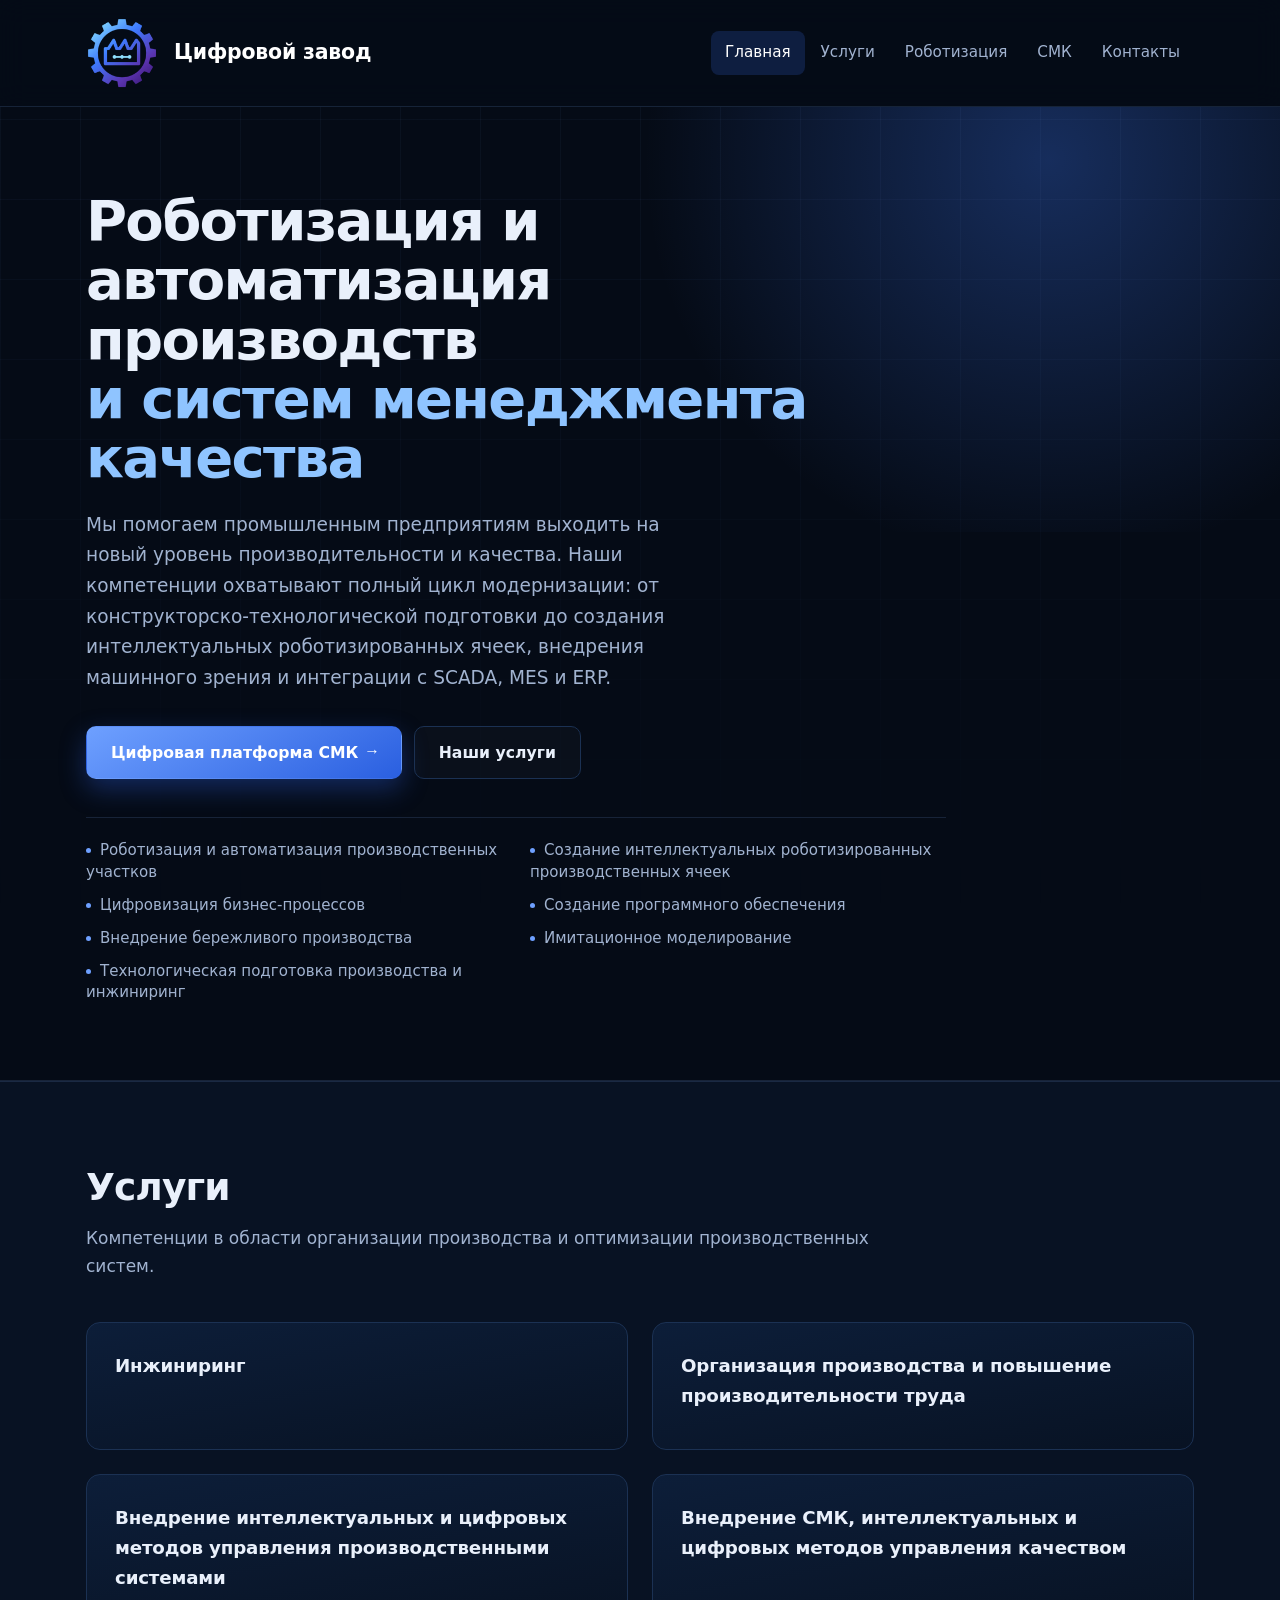
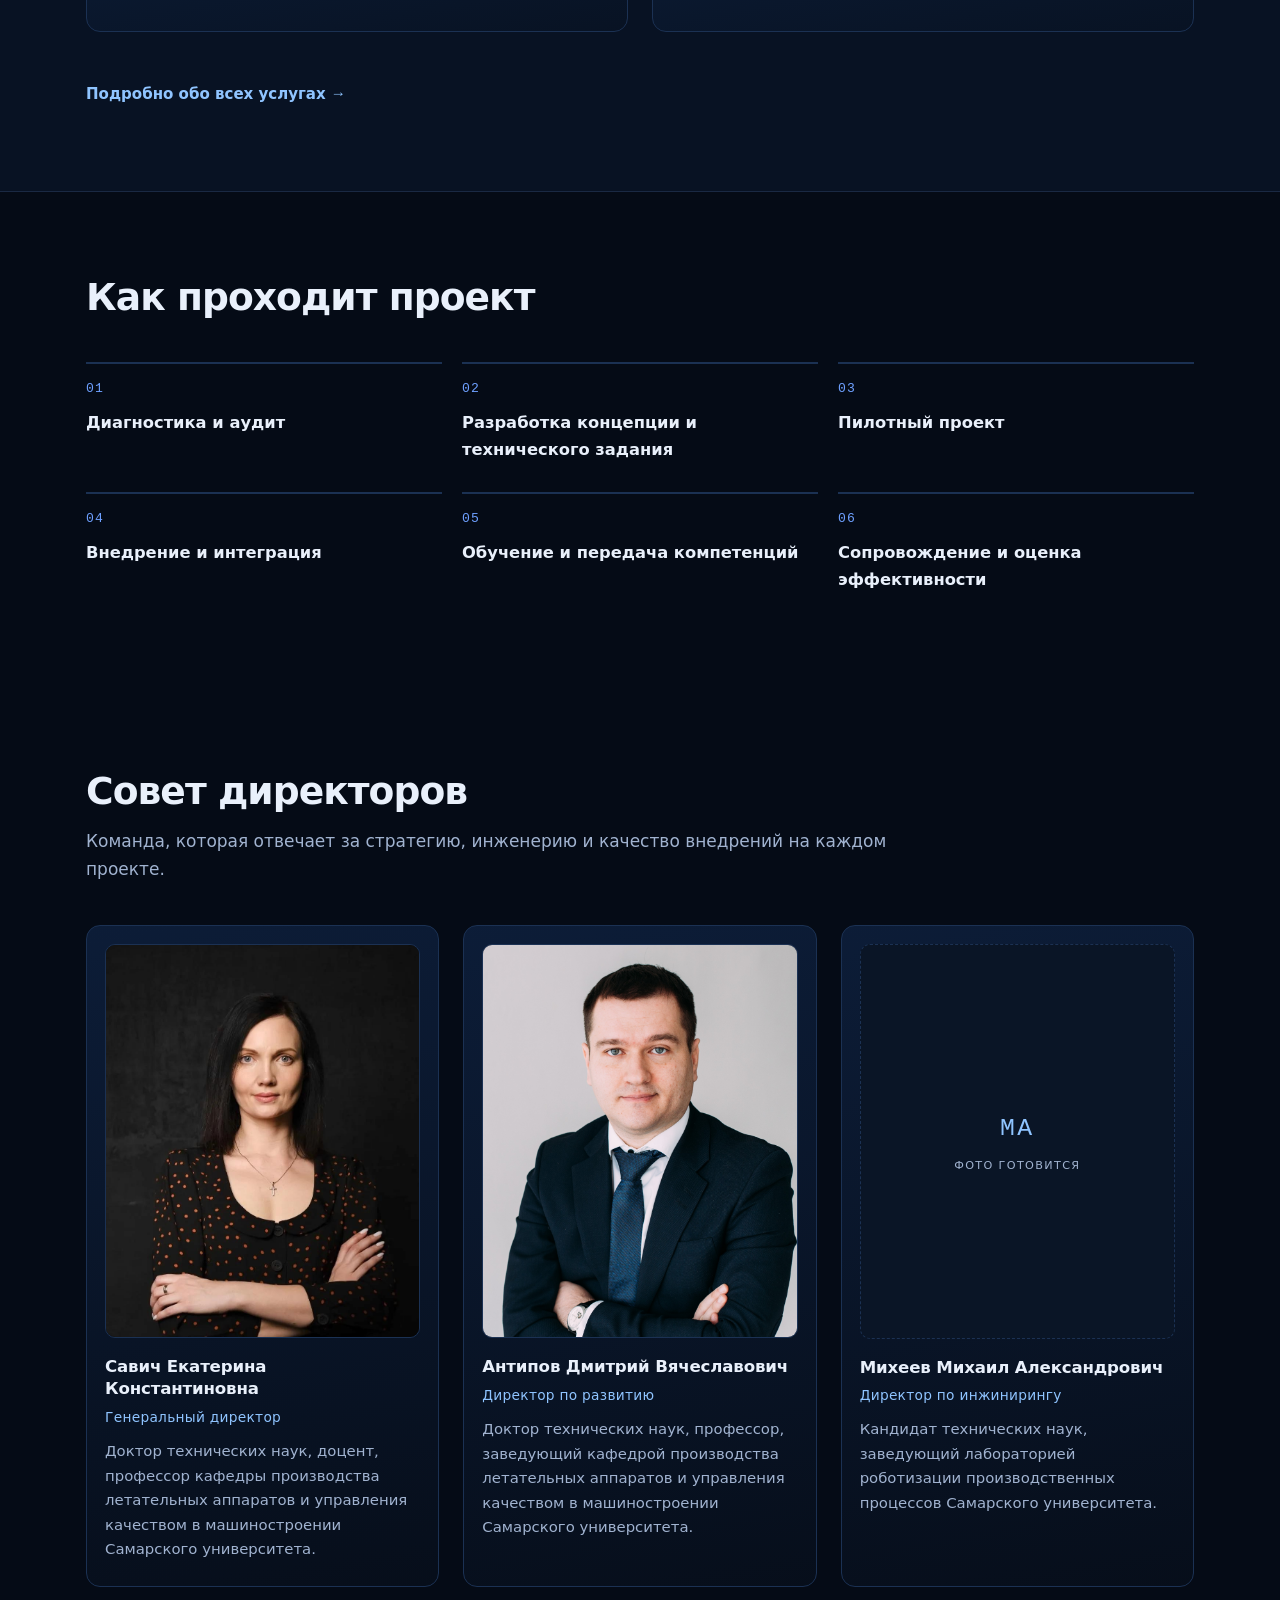
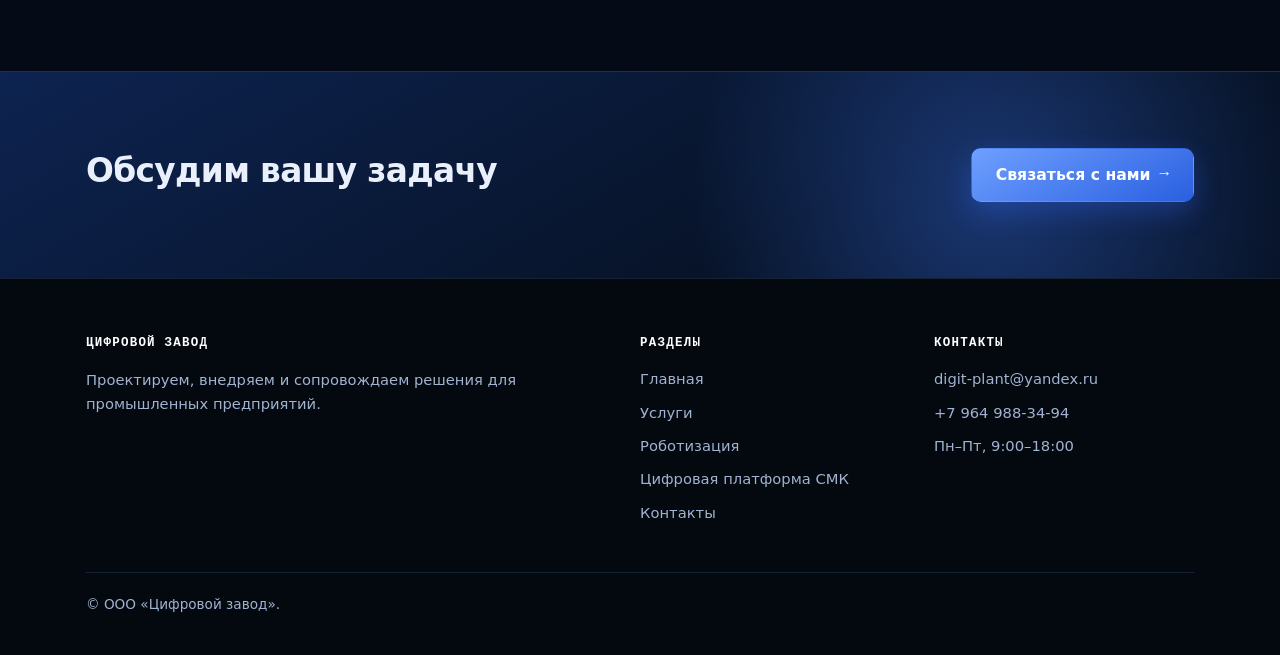
<file: index.html>
<!DOCTYPE html>
<html lang="ru">
<head>
<meta charset="utf-8">
<meta name="viewport" content="width=device-width, initial-scale=1">
<title>Цифровой завод — роботизация и цифровая платформа СМК</title>
<meta name="description" content="ООО «Цифровой завод»: внедрение промышленных роботов, роботизированные ячейки, интеграция с оборудованием и цифровая платформа СМК.">
<link rel="icon" href="favicon.ico" sizes="any">
<link rel="icon" type="image/png" sizes="96x96" href="assets/icon-96.png">
<link rel="icon" type="image/png" sizes="192x192" href="assets/icon-192.png">
<link rel="icon" href="assets/favicon-512.png" sizes="512x512" type="image/png">
<link rel="apple-touch-icon" href="assets/apple-touch-icon.png">
<meta name="theme-color" content="#050b16">
<link rel="canonical" href="https://www.digit-plant.ru/">
<meta property="og:type" content="website">
<meta property="og:locale" content="ru_RU">
<meta property="og:site_name" content="Цифровой завод">
<meta property="og:title" content="Цифровой завод — роботизация и цифровая платформа СМК">
<meta property="og:description" content="ООО «Цифровой завод»: внедрение промышленных роботов, роботизированные ячейки, интеграция с оборудованием и цифровая платформа СМК.">
<meta property="og:url" content="https://www.digit-plant.ru/">
<meta property="og:image" content="https://www.digit-plant.ru/assets/og-cover.png">
<meta property="og:image:width" content="1200">
<meta property="og:image:height" content="630">
<meta property="og:image:alt" content="Цифровой завод - роботизация и автоматизация производств и систем менеджмента качества">
<meta name="twitter:card" content="summary_large_image">
<meta name="twitter:title" content="Цифровой завод — роботизация и цифровая платформа СМК">
<meta name="twitter:description" content="ООО «Цифровой завод»: внедрение промышленных роботов, роботизированные ячейки, интеграция с оборудованием и цифровая платформа СМК.">
<meta name="twitter:image" content="https://www.digit-plant.ru/assets/og-cover.png">
<link rel="stylesheet" href="assets/styles.css">
<script type="application/ld+json">
{
  "@context": "https://schema.org",
  "@graph": [
    {
      "@type": "Organization",
      "@id": "https://www.digit-plant.ru/#org",
      "name": "ООО «Цифровой завод»",
      "alternateName": "Цифровой завод",
      "url": "https://www.digit-plant.ru/",
      "logo": {
        "@type": "ImageObject",
        "url": "https://www.digit-plant.ru/assets/logo.png",
        "width": 512,
        "height": 512
      },
      "email": "digit-plant@yandex.ru",
      "telephone": "+79649883494",
      "sameAs": ["https://vk.ru/club243188752"],
      "contactPoint": {
        "@type": "ContactPoint",
        "telephone": "+79649883494",
        "email": "digit-plant@yandex.ru",
        "contactType": "sales",
        "availableLanguage": "ru"
      }
    },
    {
      "@type": "WebSite",
      "@id": "https://www.digit-plant.ru/#site",
      "url": "https://www.digit-plant.ru/",
      "name": "Цифровой завод",
      "inLanguage": "ru-RU",
      "publisher": { "@id": "https://www.digit-plant.ru/#org" }
    }
  ]
}
</script>
</head>
<body>
<a class="skip-link" href="#main">К основному содержанию</a>

<header class="site-header">
  <div class="wrap header-inner">
    <a class="brand" href="index.html"><img class="brand-logo" src="assets/logo.png" width="72" height="72" alt="">Цифровой завод</a>
    <button class="nav-toggle" type="button" aria-expanded="false" aria-controls="main-nav">Меню</button>
    <nav class="main-nav" id="main-nav" aria-label="Основная навигация">
      <a href="index.html" aria-current="page">Главная</a>
      <a href="services.html">Услуги</a>
      <a href="robotization.html">Роботизация</a>
      <a href="smk.html">СМК</a>
      <a href="contacts.html">Контакты</a>
    </nav>
  </div>
</header>

<main id="main">

  <section class="hero">
    <div class="wrap">
      <div class="hero-copy">
        <h1>Роботизация и автоматизация производств <span class="thin">и систем менеджмента качества</span></h1>
        <p class="lede">Мы помогаем промышленным предприятиям выходить на новый уровень производительности и качества. Наши компетенции охватывают полный цикл модернизации: от конструкторско-технологической подготовки до создания интеллектуальных роботизированных ячеек, внедрения машинного зрения и интеграции с SCADA, MES и ERP.</p>
        <div class="actions">
          <a class="btn btn-primary" href="smk.html">Цифровая платформа СМК <span class="arrow">→</span></a>
          <a class="btn btn-ghost" href="services.html">Наши услуги</a>
        </div>
        <div class="hero-meta">
          <span>Роботизация и автоматизация производственных участков</span>
          <span>Создание интеллектуальных роботизированных производственных ячеек</span>
          <span>Цифровизация бизнес-процессов</span>
          <span>Создание программного обеспечения</span>
          <span>Внедрение бережливого производства</span>
          <span>Имитационное моделирование</span>
          <span>Технологическая подготовка производства и инжиниринг</span>
        </div>
      </div>
    </div>
  </section>

  <section class="section section-soft">
    <div class="wrap">
      <div class="section-head">
        <h2>Услуги</h2>
        <p>Компетенции в области организации производства и оптимизации производственных систем.</p>
      </div>
      <div class="grid-2">
        <article class="card reveal">
          <h3>Инжиниринг</h3>
        </article>
        <article class="card reveal">
          <h3>Организация производства и повышение производительности труда</h3>
        </article>
        <article class="card reveal">
          <h3>Внедрение интеллектуальных и цифровых методов управления производственными системами</h3>
        </article>
        <article class="card reveal">
          <h3>Внедрение СМК, интеллектуальных и цифровых методов управления качеством</h3>
        </article>
      </div>
      <p style="margin:32px 0 0"><a class="card-link" href="services.html">Подробно обо всех услугах</a></p>
    </div>
  </section>

  <section class="section">
    <div class="wrap">
      <div class="section-head">
        <h2>Как проходит проект</h2>
      </div>
      <ol class="steps steps--six">
        <li class="reveal">
          <h3>Диагностика и аудит</h3>
        </li>
        <li class="reveal">
          <h3>Разработка концепции и технического задания</h3>
        </li>
        <li class="reveal">
          <h3>Пилотный проект</h3>
        </li>
        <li class="reveal">
          <h3>Внедрение и интеграция</h3>
        </li>
        <li class="reveal">
          <h3>Обучение и передача компетенций</h3>
        </li>
        <li class="reveal">
          <h3>Сопровождение и оценка эффективности</h3>
        </li>
      </ol>
    </div>
  </section>

  <section class="section" id="team">
    <div class="wrap">
      <div class="section-head">
        <h2>Совет директоров</h2>
        <p>Команда, которая отвечает за стратегию, инженерию и качество внедрений на каждом проекте.</p>
      </div>
      <div class="team-grid">
        <article class="team-card">
          <div class="team-photo">
            <img src="assets/team/savich.jpg" alt="Савич Екатерина Константиновна">
          </div>
          <h3>Савич Екатерина Константиновна</h3>
          <span class="team-role">Генеральный директор</span>
          <p>Доктор технических наук, доцент, профессор кафедры производства летательных аппаратов и управления качеством в машиностроении Самарского университета.</p>
        </article>
        <article class="team-card">
          <div class="team-photo">
            <img src="assets/team/antipov.jpg" alt="Антипов Дмитрий Вячеславович">
          </div>
          <h3>Антипов Дмитрий Вячеславович</h3>
          <span class="team-role">Директор по развитию</span>
          <p>Доктор технических наук, профессор, заведующий кафедрой производства летательных аппаратов и управления качеством в машиностроении Самарского университета.</p>
        </article>
        <article class="team-card">
          <div class="team-photo team-photo--empty" aria-hidden="true">
            <span>МА</span>
            <small>Фото готовится</small>
          </div>
          <h3>Михеев Михаил Александрович</h3>
          <span class="team-role">Директор по инжинирингу</span>
          <p>Кандидат технических наук, заведующий лабораторией роботизации производственных процессов Самарского университета.</p>
        </article>
      </div>
    </div>
  </section>

  <section class="cta">
    <div class="wrap cta-inner">
      <div>
        <h2>Обсудим вашу задачу</h2>
      </div>
      <div class="actions">
        <a class="btn btn-primary" href="contacts.html">Связаться с нами <span class="arrow">→</span></a>
      </div>
    </div>
  </section>

</main>

<footer class="site-footer">
  <div class="wrap">
    <div class="footer-grid">
      <div>
        <h2>Цифровой завод</h2>
        <p>Проектируем, внедряем и сопровождаем решения для промышленных предприятий.</p>
      </div>
      <div>
        <h3>Разделы</h3>
        <ul>
          <li><a href="index.html">Главная</a></li>
          <li><a href="services.html">Услуги</a></li>
          <li><a href="robotization.html">Роботизация</a></li>
          <li><a href="smk.html">Цифровая платформа СМК</a></li>
          <li><a href="contacts.html">Контакты</a></li>
        </ul>
      </div>
      <div>
        <h3>Контакты</h3>
        <ul>
          <li><a href="mailto:digit-plant@yandex.ru">digit-plant@yandex.ru</a></li>
          <li><a href="tel:+79649883494">+7 964 988-34-94</a></li>
          <li>Пн–Пт, 9:00–18:00</li>
        </ul>
      </div>
    </div>
        <div class="footer-bottom">
      <span>© ООО «Цифровой завод».</span>
    </div>
  </div>
</footer>

<script src="assets/site.js"></script>
</body>
</html>
</file>
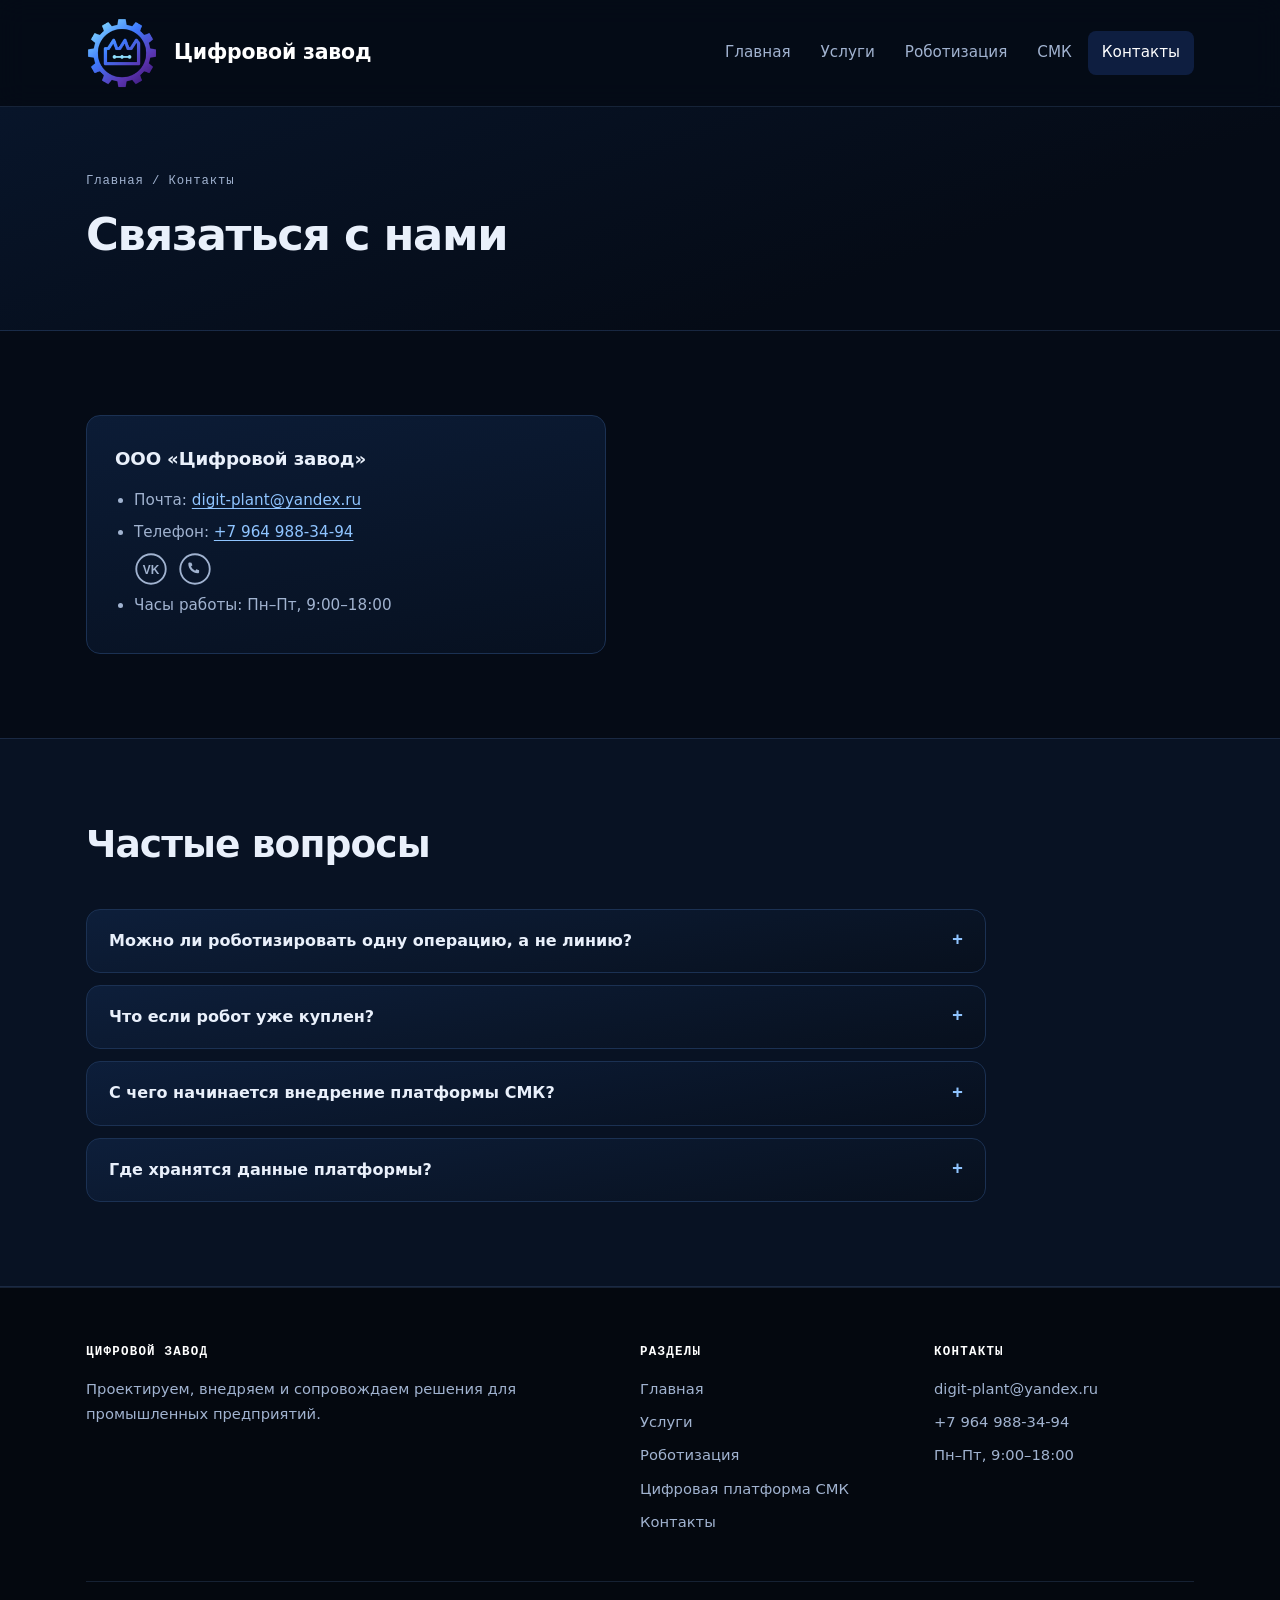
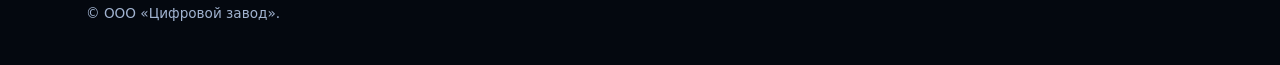
<file: contacts.html>
<!DOCTYPE html>
<html lang="ru">
<head>
<meta charset="utf-8">
<meta name="viewport" content="width=device-width, initial-scale=1">
<title>Контакты — Цифровой завод</title>
<meta name="description" content="Контакты ООО «Цифровой завод»: почта, телефон, часы работы и ответы на частые вопросы о роботизации и цифровой платформе СМК.">
<link rel="icon" href="favicon.ico" sizes="any">
<link rel="icon" type="image/png" sizes="96x96" href="assets/icon-96.png">
<link rel="icon" type="image/png" sizes="192x192" href="assets/icon-192.png">
<link rel="icon" href="assets/favicon-512.png" sizes="512x512" type="image/png">
<link rel="apple-touch-icon" href="assets/apple-touch-icon.png">
<meta name="theme-color" content="#050b16">
<link rel="canonical" href="https://www.digit-plant.ru/contacts.html">
<meta property="og:type" content="website">
<meta property="og:locale" content="ru_RU">
<meta property="og:site_name" content="Цифровой завод">
<meta property="og:title" content="Контакты — Цифровой завод">
<meta property="og:description" content="Контакты ООО «Цифровой завод»: почта, телефон, часы работы и ответы на частые вопросы о роботизации и цифровой платформе СМК.">
<meta property="og:url" content="https://www.digit-plant.ru/contacts.html">
<meta property="og:image" content="https://www.digit-plant.ru/assets/og-cover.png">
<meta property="og:image:width" content="1200">
<meta property="og:image:height" content="630">
<meta property="og:image:alt" content="Цифровой завод - роботизация и автоматизация производств и систем менеджмента качества">
<meta name="twitter:card" content="summary_large_image">
<meta name="twitter:title" content="Контакты — Цифровой завод">
<meta name="twitter:description" content="Контакты ООО «Цифровой завод»: почта, телефон, часы работы и ответы на частые вопросы о роботизации и цифровой платформе СМК.">
<meta name="twitter:image" content="https://www.digit-plant.ru/assets/og-cover.png">
<link rel="stylesheet" href="assets/styles.css">
</head>
<body>
<a class="skip-link" href="#main">К основному содержанию</a>

<header class="site-header">
  <div class="wrap header-inner">
    <a class="brand" href="index.html"><img class="brand-logo" src="assets/logo.png" width="72" height="72" alt="">Цифровой завод</a>
    <button class="nav-toggle" type="button" aria-expanded="false" aria-controls="main-nav">Меню</button>
    <nav class="main-nav" id="main-nav" aria-label="Основная навигация">
      <a href="index.html">Главная</a>
      <a href="services.html">Услуги</a>
      <a href="robotization.html">Роботизация</a>
      <a href="smk.html">СМК</a>
      <a href="contacts.html" aria-current="page">Контакты</a>
    </nav>
  </div>
</header>

<main id="main">

  <section class="page-head">
    <div class="wrap">
      <p class="crumbs"><a href="index.html">Главная</a> / Контакты</p>
      <h1>Связаться с нами</h1>
    </div>
  </section>

  <section class="section">
    <div class="wrap">
      <div class="card" style="max-width:520px">
        <h3>ООО «Цифровой завод»</h3>
        <ul>
          <li>Почта: <a href="mailto:digit-plant@yandex.ru">digit-plant@yandex.ru</a></li>
          <li>Телефон: <a href="tel:+79649883494">+7 964 988-34-94</a></li>
          <li class="contact-social">
            <a class="social-badge" href="https://vk.ru/club243188752" target="_blank" rel="noopener noreferrer" aria-label="ВКонтакте — группа компании">
              <svg viewBox="0 0 24 24" aria-hidden="true"><circle cx="12" cy="12" r="10.4" fill="none" stroke="currentColor" stroke-width="1.3" /><text x="12" y="15.4" text-anchor="middle" font-family="Rubik, 'Segoe UI', sans-serif" font-size="8.4" font-weight="600" fill="currentColor">VK</text></svg>
            </a>
            <span class="social-badge" role="img" aria-label="WhatsApp">
              <svg viewBox="0 0 24 24" aria-hidden="true"><circle cx="12" cy="12" r="10.4" fill="none" stroke="currentColor" stroke-width="1.3" /><path d="M8.2 7.4c-.5 0-.9.4-.9.9 0 3.7 3 6.7 6.7 6.7.5 0 .9-.4.9-.9v-1.2l-1.9-.7-.9 1c-1.3-.6-2.3-1.6-2.9-2.9l1-.9-.7-1.9z" fill="currentColor" stroke="none" /></svg>
            </span>
          </li>
          <li>Часы работы: Пн–Пт, 9:00–18:00</li>
        </ul>
      </div>
    </div>
  </section>

  <section class="section section-soft">
    <div class="wrap">
      <div class="section-head">
        <h2>Частые вопросы</h2>
      </div>
      <div class="faq-list">
        <details class="faq-item">
          <summary>Можно ли роботизировать одну операцию, а не линию?</summary>
          <p>Да. Чаще всего так и начинают: одна операция, одна ячейка. Дальше видно, есть ли смысл распространять решение на другие участки.</p>
        </details>
        <details class="faq-item">
          <summary>Что если робот уже куплен?</summary>
          <p>Возьмём на интеграцию: компоновка, оснастка, подключение, программирование и запуск. Предварительно проверим, подходит ли робот под операцию.</p>
        </details>
        <details class="faq-item">
          <summary>С чего начинается внедрение платформы СМК?</summary>
          <p>С обследования процессов и данных. Затем модель данных и пилот на одном участке — чтобы проверить полноту данных на реальных сменах.</p>
        </details>
        <details class="faq-item">
          <summary>Где хранятся данные платформы?</summary>
          <p>Возможны варианты размещения, включая контур предприятия. Конкретная схема фиксируется в договоре.</p>
        </details>
      </div>
    </div>
  </section>

</main>

<footer class="site-footer">
  <div class="wrap">
    <div class="footer-grid">
      <div>
        <h2>Цифровой завод</h2>
        <p>Проектируем, внедряем и сопровождаем решения для промышленных предприятий.</p>
      </div>
      <div>
        <h3>Разделы</h3>
        <ul>
          <li><a href="index.html">Главная</a></li>
          <li><a href="services.html">Услуги</a></li>
          <li><a href="robotization.html">Роботизация</a></li>
          <li><a href="smk.html">Цифровая платформа СМК</a></li>
          <li><a href="contacts.html">Контакты</a></li>
        </ul>
      </div>
      <div>
        <h3>Контакты</h3>
        <ul>
          <li><a href="mailto:digit-plant@yandex.ru">digit-plant@yandex.ru</a></li>
          <li><a href="tel:+79649883494">+7 964 988-34-94</a></li>
          <li>Пн–Пт, 9:00–18:00</li>
        </ul>
      </div>
    </div>
        <div class="footer-bottom">
      <span>© ООО «Цифровой завод».</span>
    </div>
  </div>
</footer>

<script src="assets/site.js"></script>
</body>
</html>
</file>
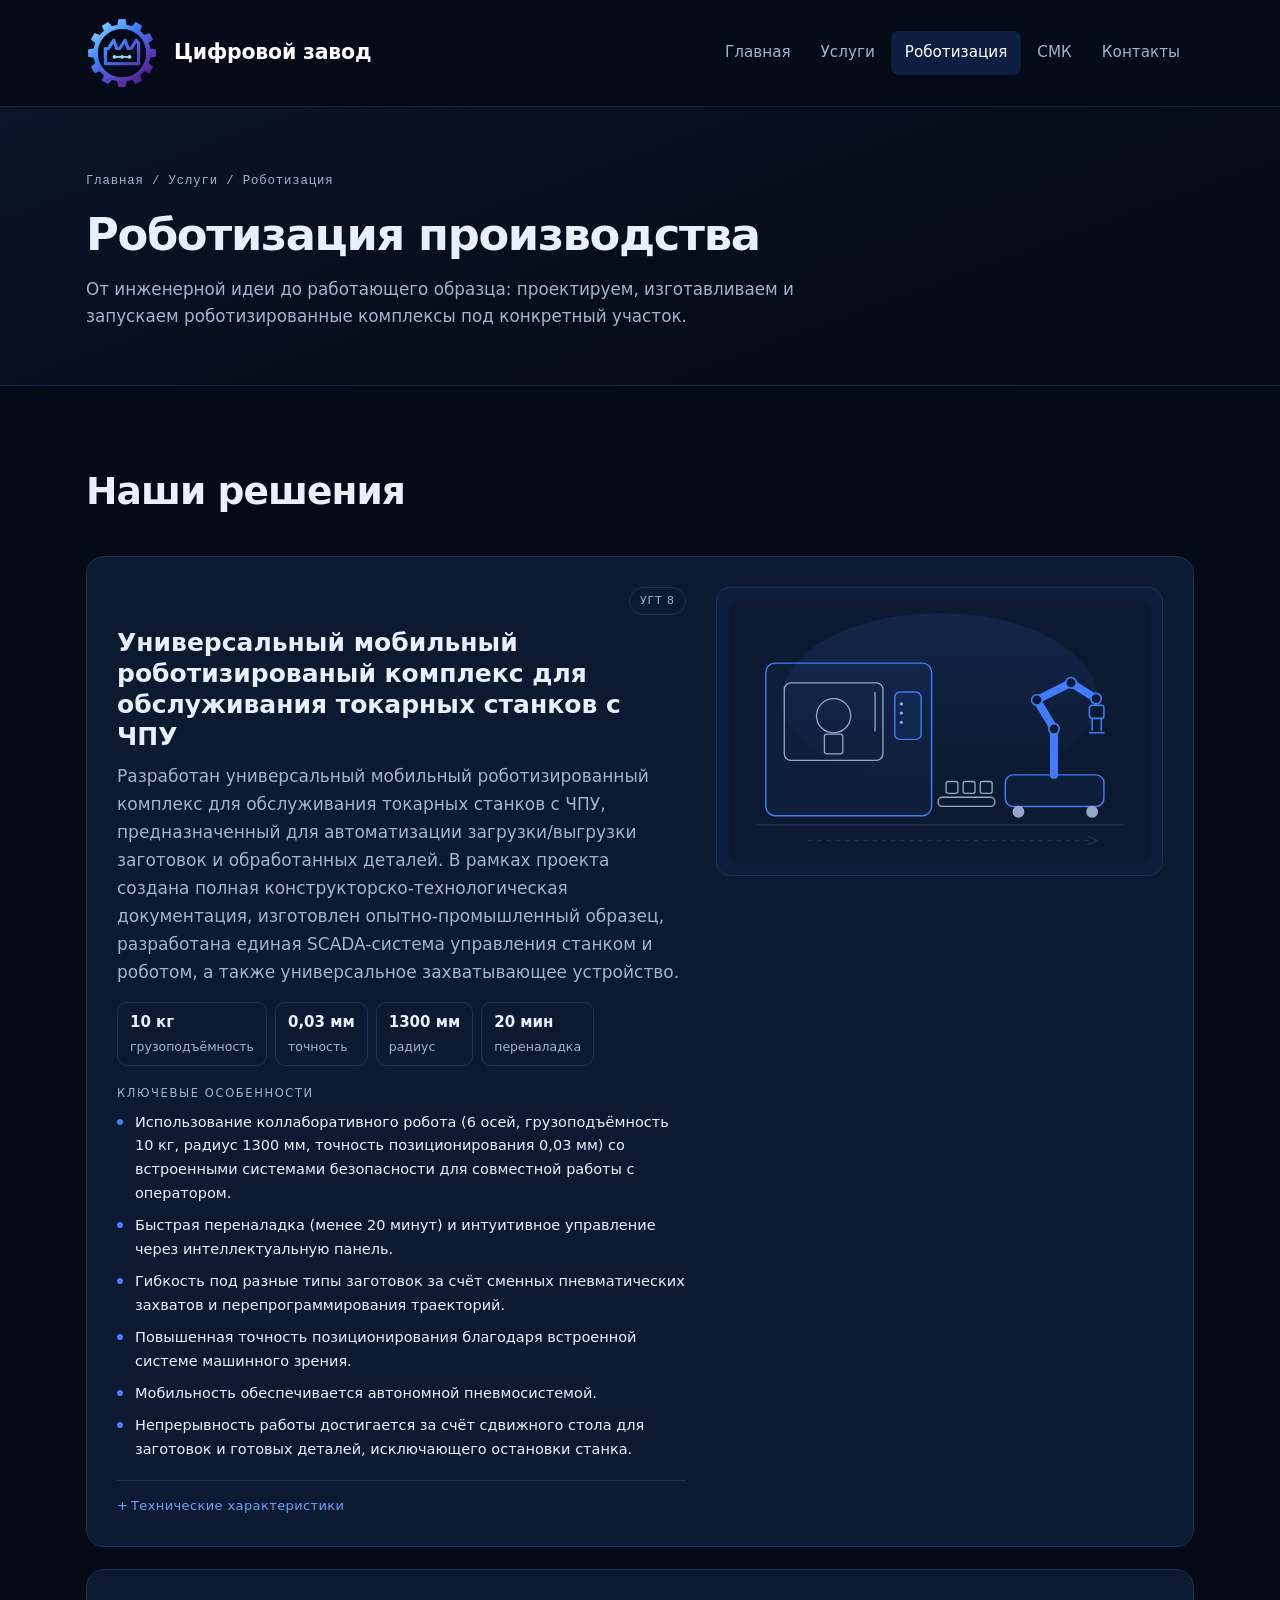
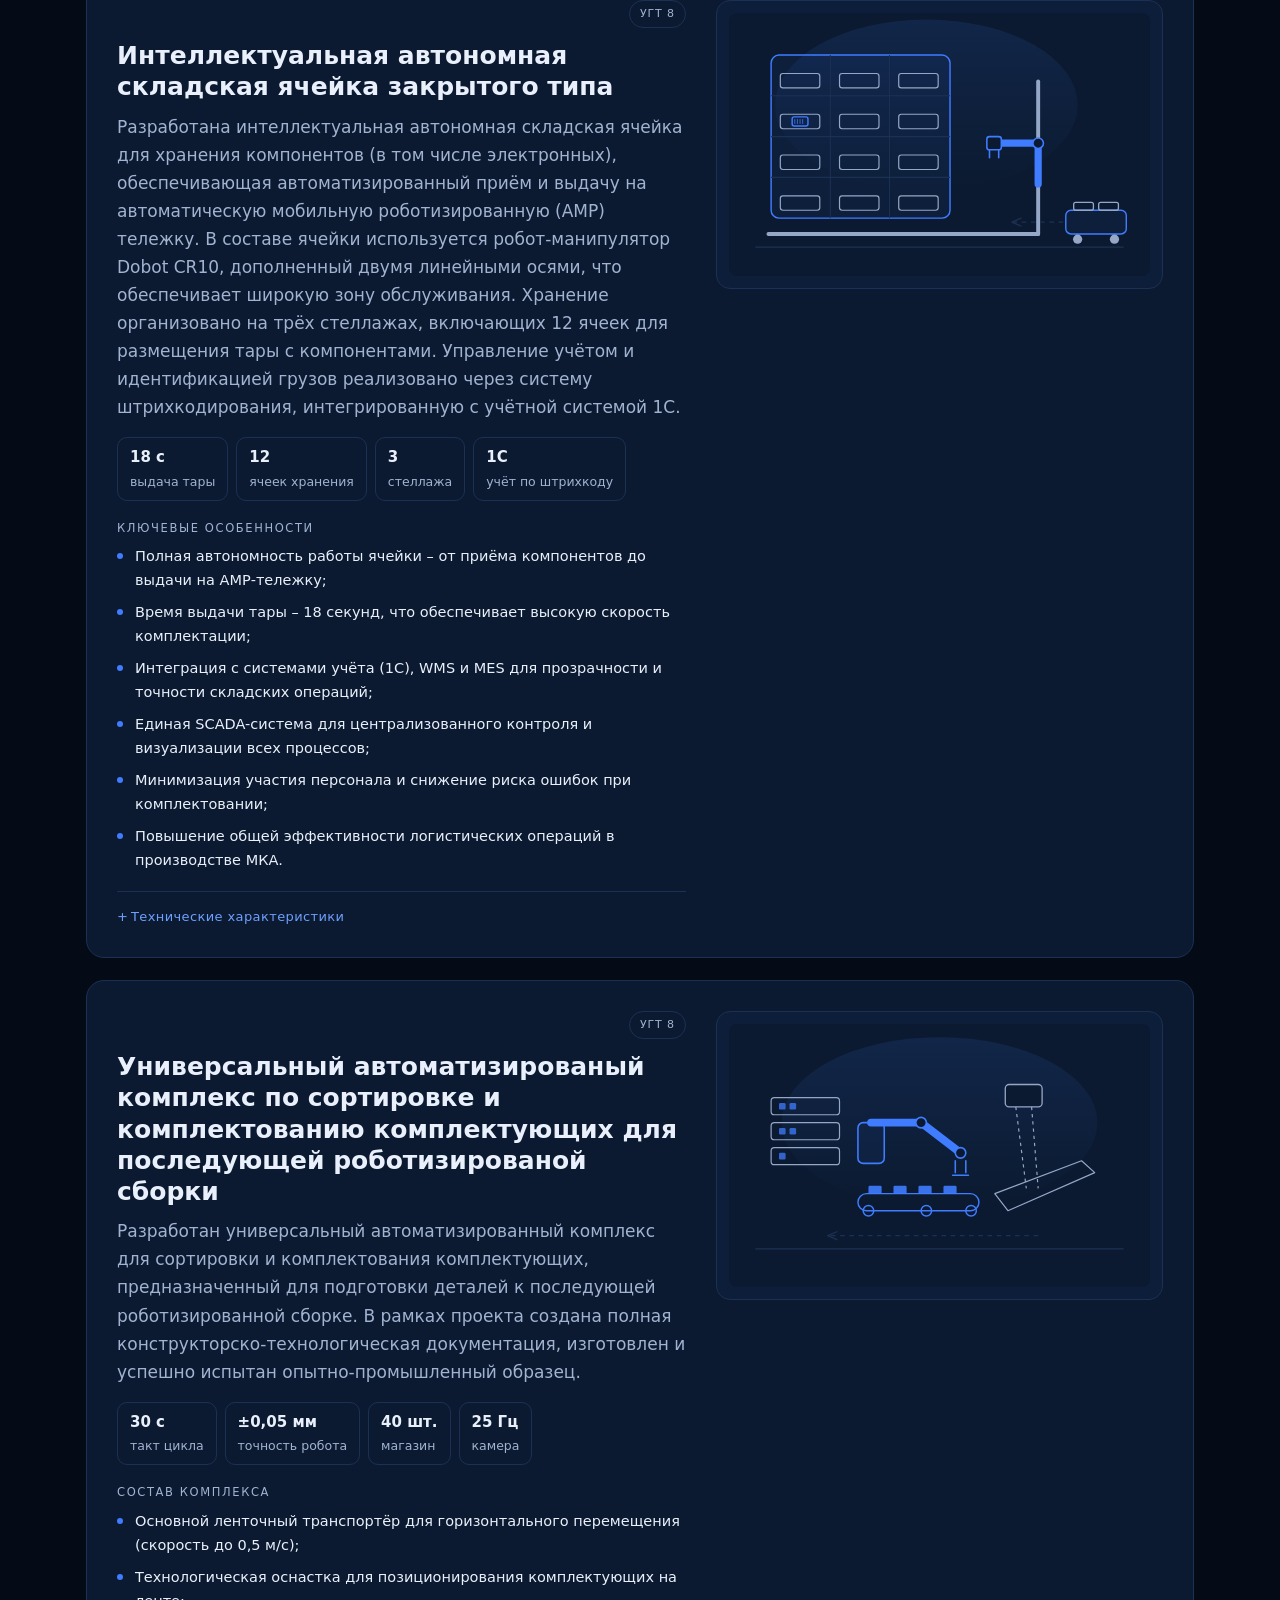
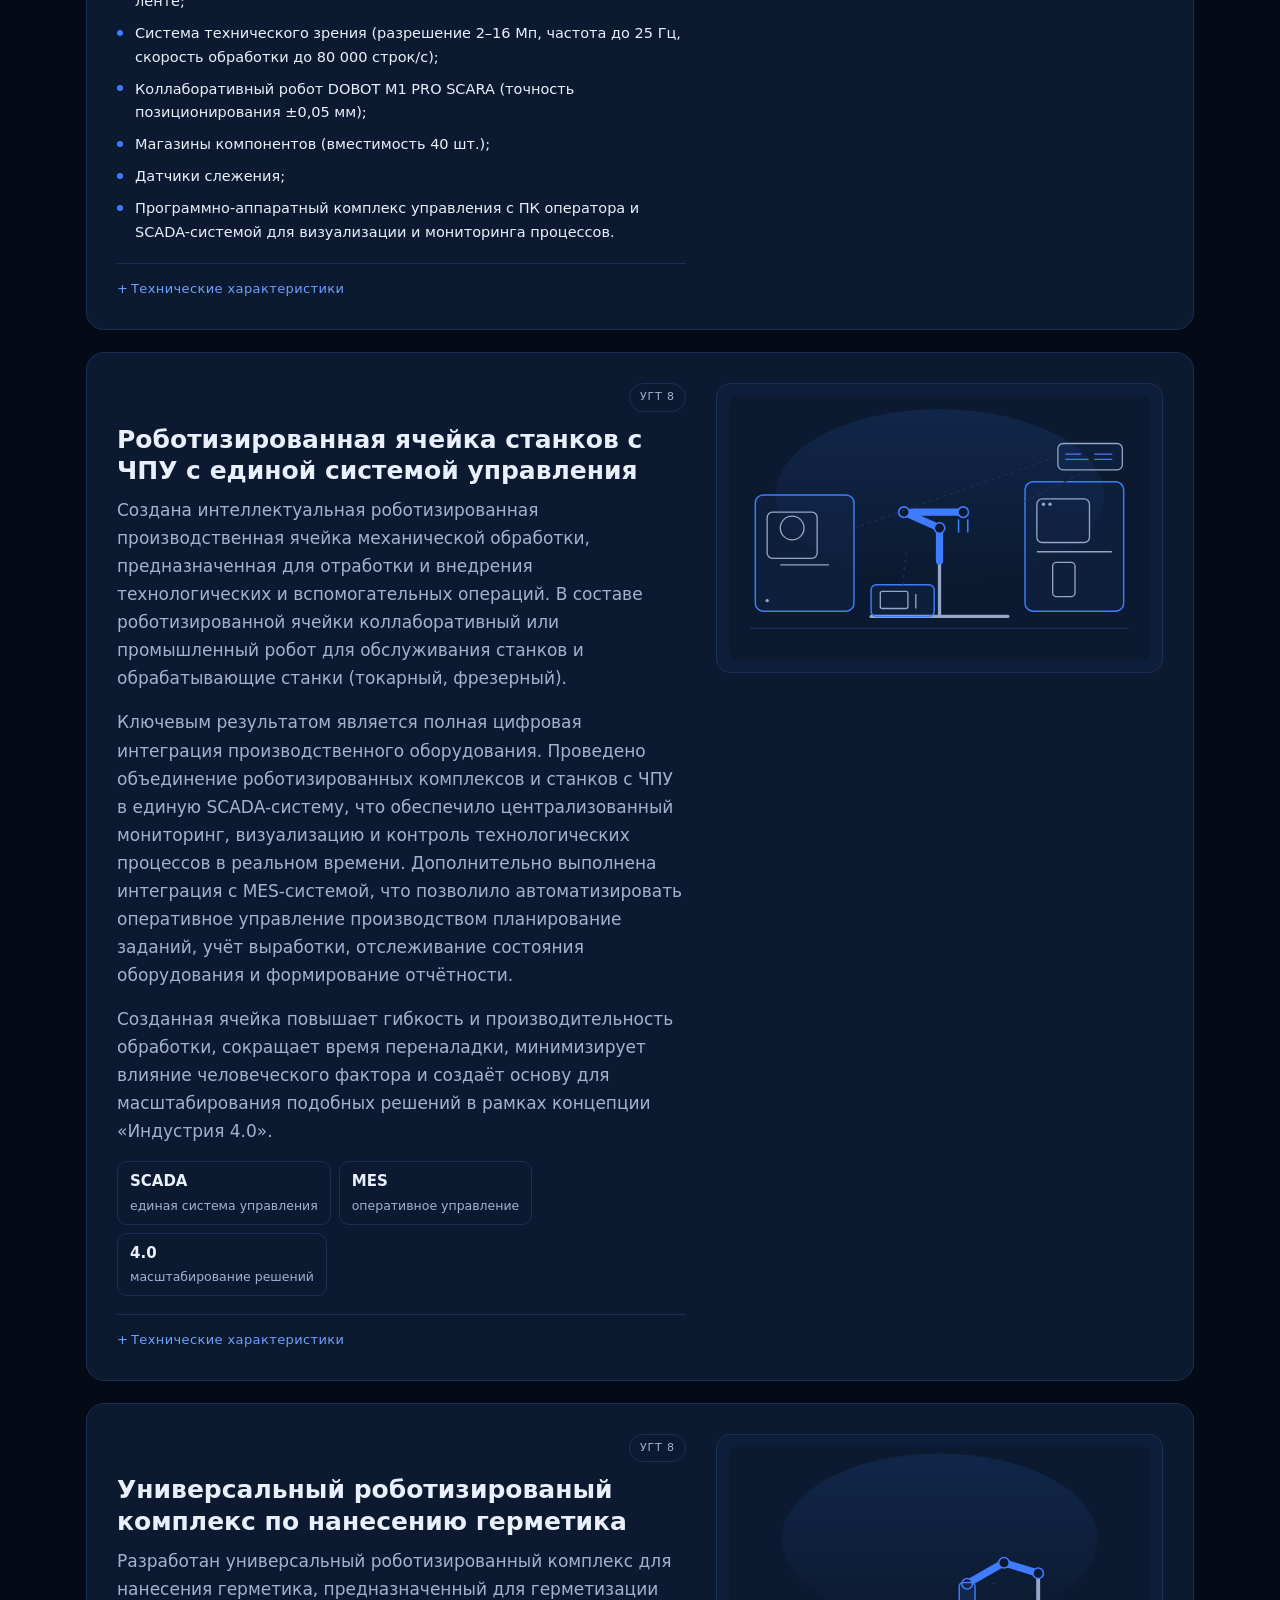
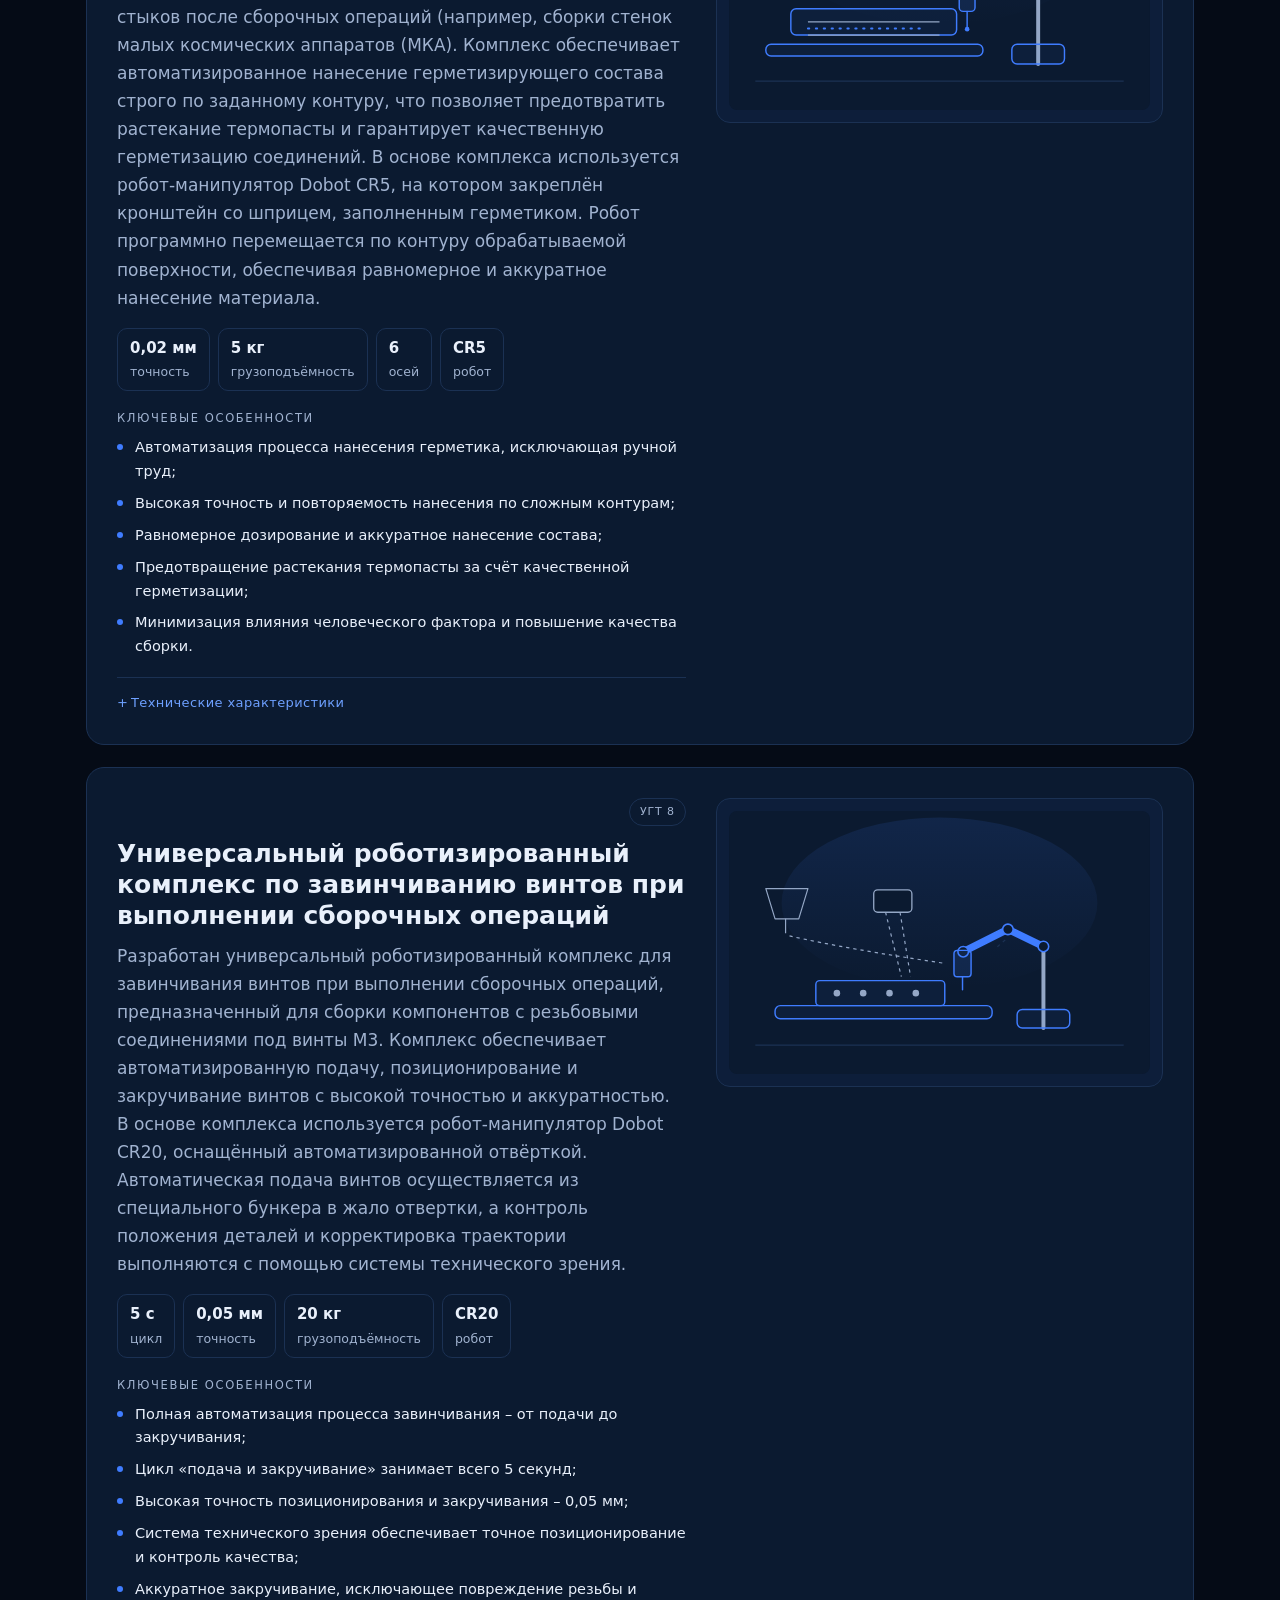
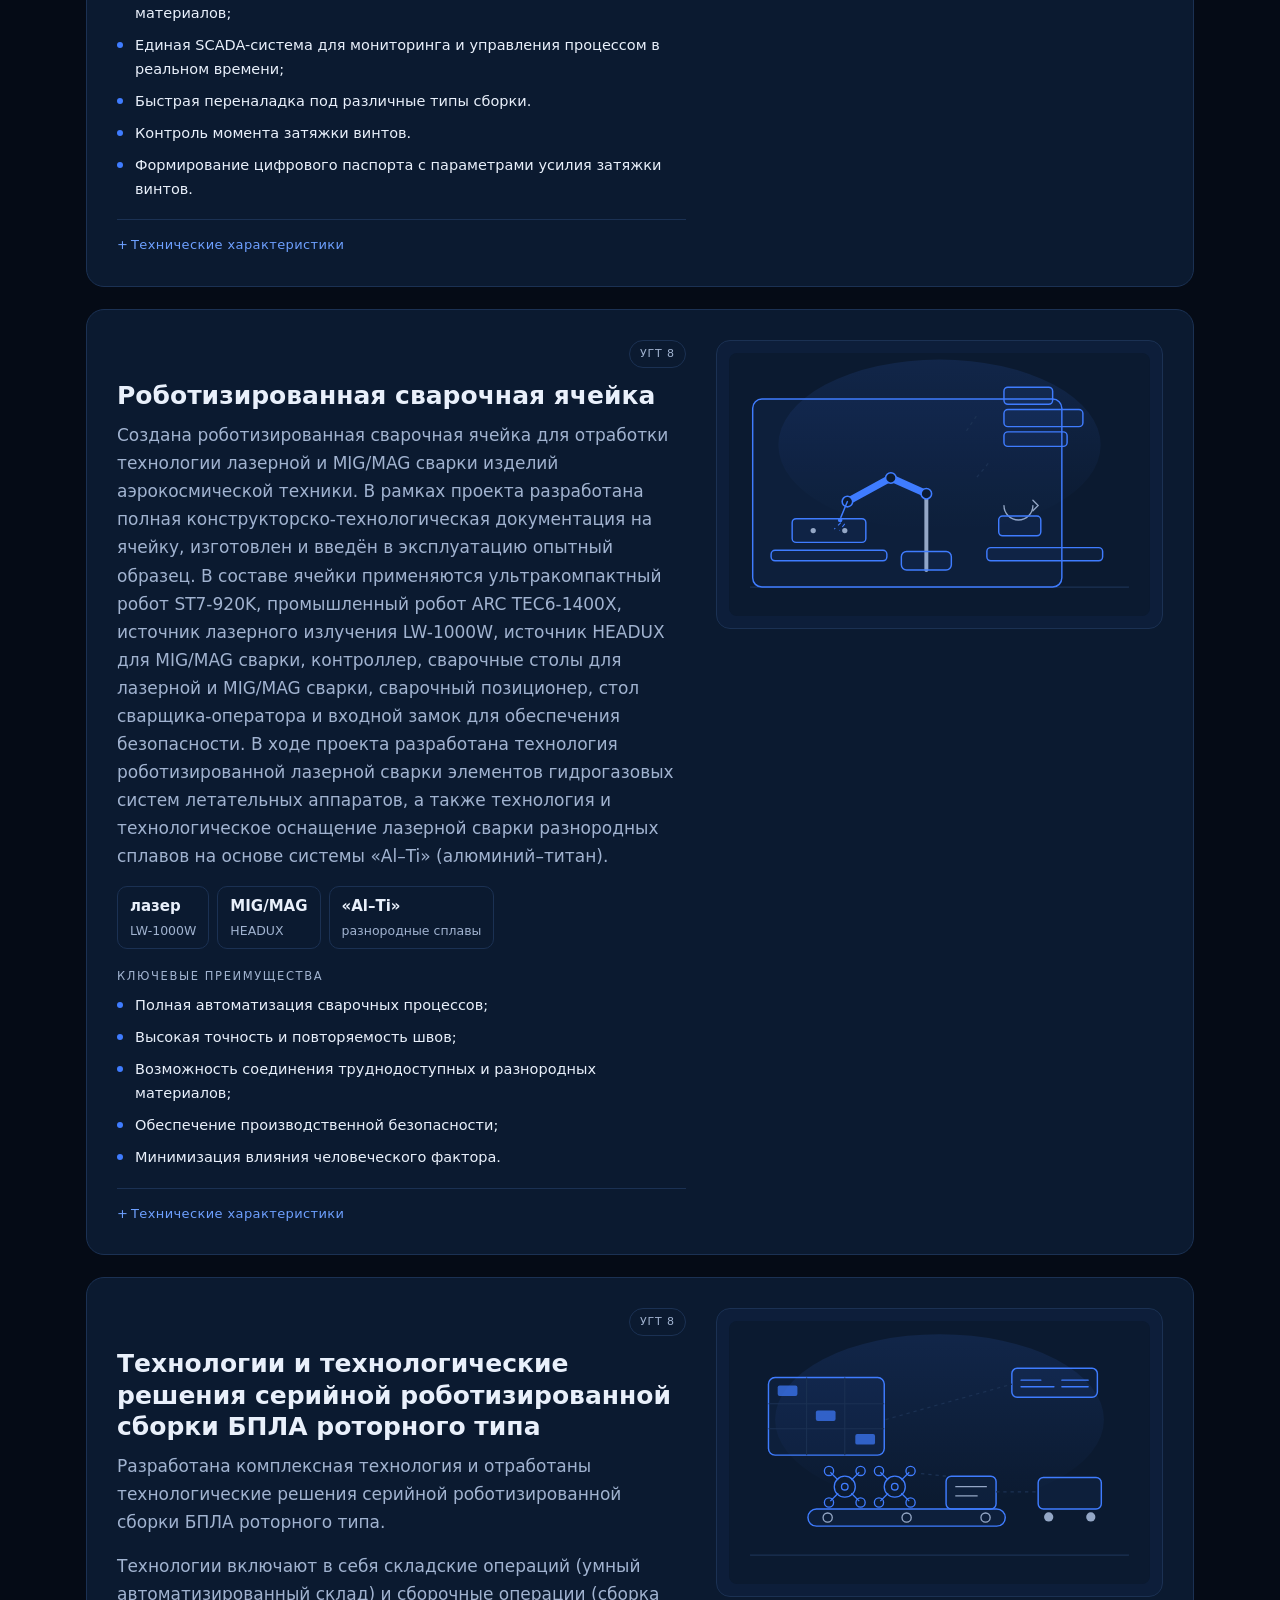
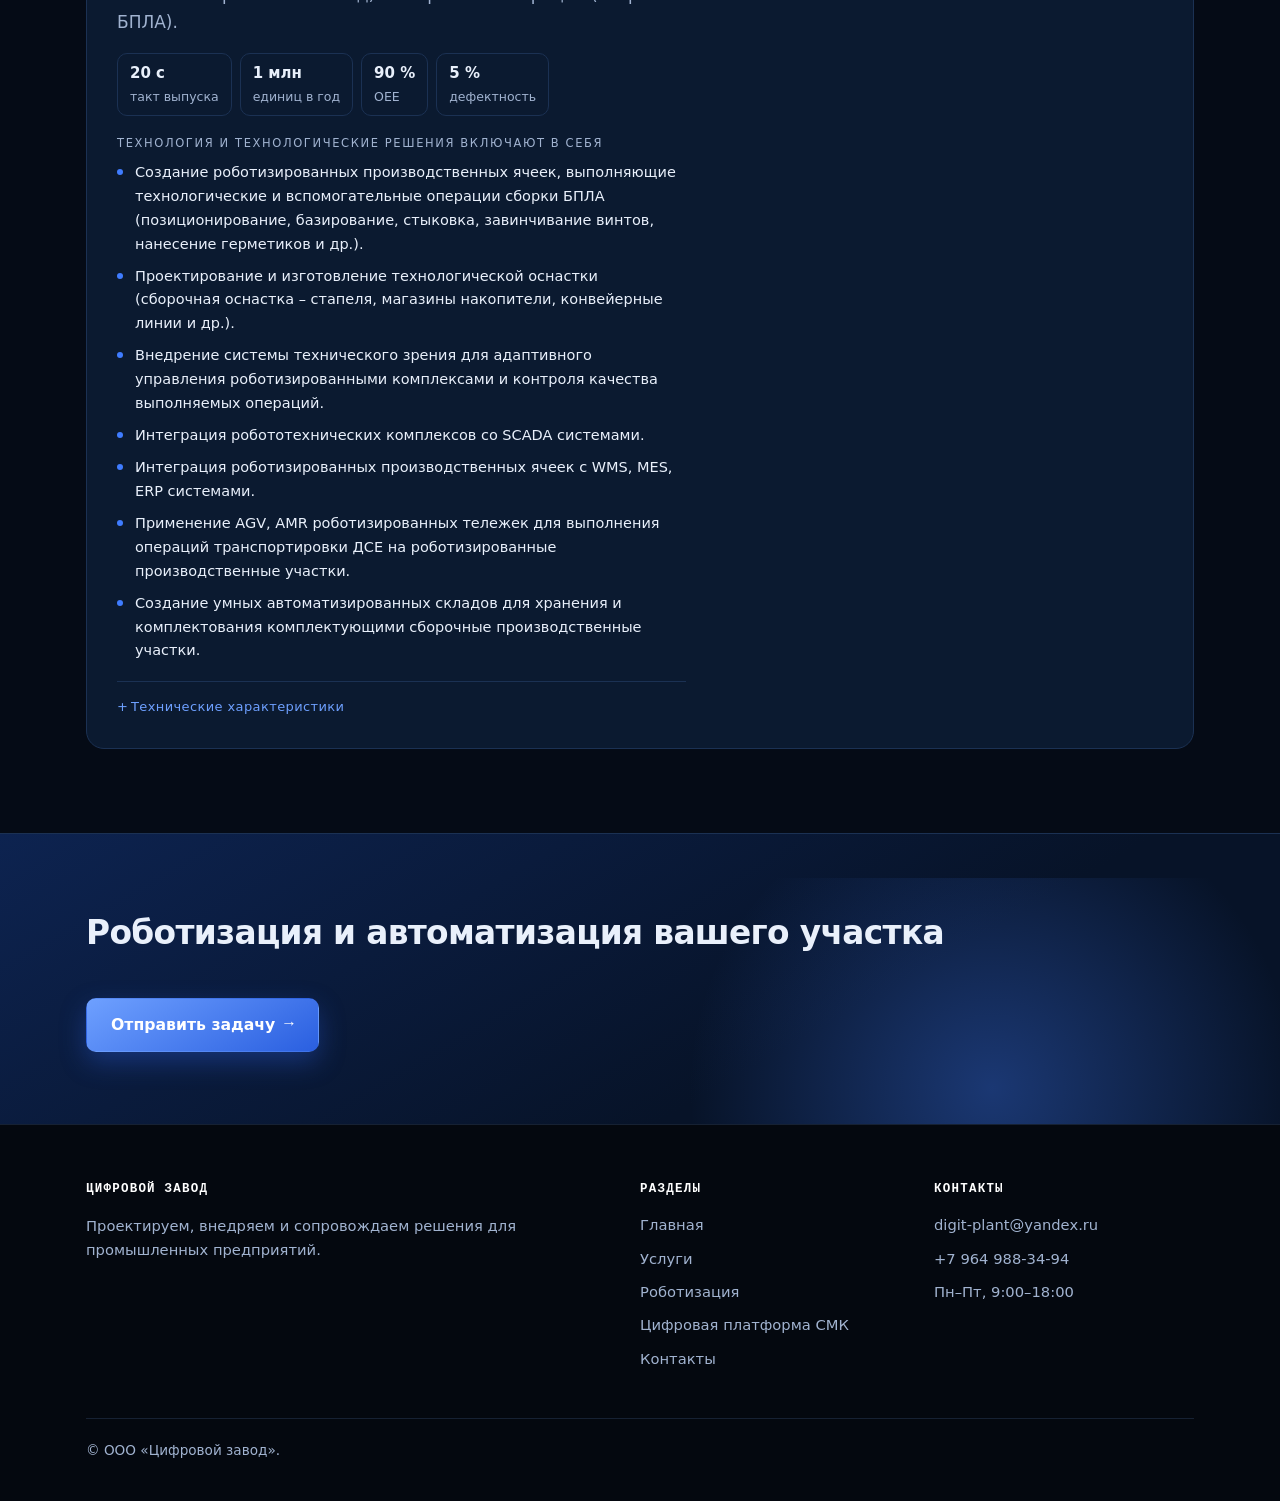
<file: robotization.html>
<!DOCTYPE html>
<html lang="ru">
<head>
<meta charset="utf-8">
<meta name="viewport" content="width=device-width, initial-scale=1">
<title>Роботизация производства — Цифровой завод</title>
<meta name="description" content="Роботизация производства: интеллектуальные роботизированные производственные ячейки — роботы, логистика и контроль качества в единой системе.">
<link rel="icon" href="favicon.ico" sizes="any">
<link rel="icon" type="image/png" sizes="96x96" href="assets/icon-96.png">
<link rel="icon" type="image/png" sizes="192x192" href="assets/icon-192.png">
<link rel="icon" href="assets/favicon-512.png" sizes="512x512" type="image/png">
<link rel="apple-touch-icon" href="assets/apple-touch-icon.png">
<meta name="theme-color" content="#050b16">
<link rel="canonical" href="https://www.digit-plant.ru/robotization.html">
<meta property="og:type" content="website">
<meta property="og:locale" content="ru_RU">
<meta property="og:site_name" content="Цифровой завод">
<meta property="og:title" content="Роботизация производства — Цифровой завод">
<meta property="og:description" content="Роботизация производства: интеллектуальные роботизированные производственные ячейки — роботы, логистика и контроль качества в единой системе.">
<meta property="og:url" content="https://www.digit-plant.ru/robotization.html">
<meta property="og:image" content="https://www.digit-plant.ru/assets/og-cover.png">
<meta property="og:image:width" content="1200">
<meta property="og:image:height" content="630">
<meta property="og:image:alt" content="Цифровой завод - роботизация и автоматизация производств и систем менеджмента качества">
<meta name="twitter:card" content="summary_large_image">
<meta name="twitter:title" content="Роботизация производства — Цифровой завод">
<meta name="twitter:description" content="Роботизация производства: интеллектуальные роботизированные производственные ячейки — роботы, логистика и контроль качества в единой системе.">
<meta name="twitter:image" content="https://www.digit-plant.ru/assets/og-cover.png">
<link rel="stylesheet" href="assets/styles.css">
</head>
<body>
<a class="skip-link" href="#main">К основному содержанию</a>

<header class="site-header">
  <div class="wrap header-inner">
    <a class="brand" href="index.html"><img class="brand-logo" src="assets/logo.png" width="72" height="72" alt="">Цифровой завод</a>
    <button class="nav-toggle" type="button" aria-expanded="false" aria-controls="main-nav">Меню</button>
    <nav class="main-nav" id="main-nav" aria-label="Основная навигация">
      <a href="index.html">Главная</a>
      <a href="services.html">Услуги</a>
      <a href="robotization.html" aria-current="page">Роботизация</a>
      <a href="smk.html">СМК</a>
      <a href="contacts.html">Контакты</a>
    </nav>
  </div>
</header>

<main id="main">

  <section class="page-head">
    <div class="wrap">
      <p class="crumbs"><a href="index.html">Главная</a> / <a href="services.html">Услуги</a> / Роботизация</p>
      <h1>Роботизация производства</h1>
      <p class="lede">От инженерной идеи до работающего образца: проектируем, изготавливаем и запускаем роботизированные комплексы под конкретный участок.</p>
    </div>
  </section>

      <section class="section">
    <div class="wrap">
      <div class="section-head">
        <h2>Наши решения</h2>
      </div>

      <div class="sol-list">

        <article class="sol-card">
          <div class="sol-media">
            <img src="assets/robotics/cnc-cell.svg" width="640" height="400" alt="Схема: токарный станок с ЧПУ и мобильный робот на платформе со сдвижным столом">
          </div>
          <div class="sol-body">
            <div class="sol-head">
              <span class="sol-ugt">УГТ 8</span>
            </div>
            <h3>Универсальный мобильный роботизированый комплекс для обслуживания токарных станков с ЧПУ</h3>
            <p class="sol-lead">Разработан универсальный мобильный роботизированный комплекс для обслуживания токарных станков с ЧПУ, предназначенный для автоматизации загрузки/выгрузки заготовок и обработанных деталей. В рамках проекта создана полная конструкторско-технологическая документация, изготовлен опытно-промышленный образец, разработана единая SCADA-система управления станком и роботом, а также универсальное захватывающее устройство.</p>
            <div class="sol-chips">
              <span class="sol-chip"><b>10 кг</b>грузоподъёмность</span>
              <span class="sol-chip"><b>0,03 мм</b>точность</span>
              <span class="sol-chip"><b>1300 мм</b>радиус</span>
              <span class="sol-chip"><b>20 мин</b>переналадка</span>
            </div>
            <p class="sol-sub">Ключевые особенности</p>
            <ul class="sol-points">
              <li>Использование коллаборативного робота (6 осей, грузоподъёмность 10 кг, радиус 1300 мм, точность позиционирования 0,03 мм) со встроенными системами безопасности для совместной работы с оператором.</li>
              <li>Быстрая переналадка (менее 20 минут) и интуитивное управление через интеллектуальную панель.</li>
              <li>Гибкость под разные типы заготовок за счёт сменных пневматических захватов и перепрограммирования траекторий.</li>
              <li>Повышенная точность позиционирования благодаря встроенной системе машинного зрения.</li>
              <li>Мобильность обеспечивается автономной пневмосистемой.</li>
              <li>Непрерывность работы достигается за счёт сдвижного стола для заготовок и готовых деталей, исключающего остановки станка.</li>
            </ul>
            <details class="sol-specs">
              <summary>Технические характеристики</summary>
              <ul class="spec-lines">
                <li>Количество осей робота – 6</li>
                <li>Грузоподъёмность робота – 10 кг</li>
                <li>Радиус действия – 1300 мм</li>
                <li>Точность позиционирования – 0,03 мм</li>
                <li>Тип захвата – пневматические системы с возможностью смены инструмента</li>
                <li>Скорость перемещения робота - 120°/с</li>
              </ul>
            </details>
          </div>
        </article>

        <article class="sol-card">
          <div class="sol-media">
            <img src="assets/robotics/warehouse-cell.svg" width="640" height="400" alt="Схема: стеллажи с ячейками, робот на линейных осях и мобильная тележка">
          </div>
          <div class="sol-body">
            <div class="sol-head">
              <span class="sol-ugt">УГТ 8</span>
            </div>
            <h3>Интеллектуальная автономная складская ячейка закрытого типа</h3>
            <p class="sol-lead">Разработана интеллектуальная автономная складская ячейка для хранения компонентов (в том числе электронных), обеспечивающая автоматизированный приём и выдачу на автоматическую мобильную роботизированную (АМР) тележку. В составе ячейки используется робот-манипулятор Dobot CR10, дополненный двумя линейными осями, что обеспечивает широкую зону обслуживания. Хранение организовано на трёх стеллажах, включающих 12 ячеек для размещения тары с компонентами. Управление учётом и идентификацией грузов реализовано через систему штрихкодирования, интегрированную с учётной системой 1С.</p>
            <div class="sol-chips">
              <span class="sol-chip"><b>18 с</b>выдача тары</span>
              <span class="sol-chip"><b>12</b>ячеек хранения</span>
              <span class="sol-chip"><b>3</b>стеллажа</span>
              <span class="sol-chip"><b>1С</b>учёт по штрихкоду</span>
            </div>
            <p class="sol-sub">Ключевые особенности</p>
            <ul class="sol-points">
              <li>Полная автономность работы ячейки – от приёма компонентов до выдачи на АМР-тележку;</li>
              <li>Время выдачи тары – 18 секунд, что обеспечивает высокую скорость комплектации;</li>
              <li>Интеграция с системами учёта (1С), WMS и MES для прозрачности и точности складских операций;</li>
              <li>Единая SCADA-система для централизованного контроля и визуализации всех процессов;</li>
              <li>Минимизация участия персонала и снижение риска ошибок при комплектовании;</li>
              <li>Повышение общей эффективности логистических операций в производстве МКА.</li>
            </ul>
            <details class="sol-specs">
              <summary>Технические характеристики</summary>
              <p class="sol-sub">Состав оборудования</p>
              <ul class="spec-lines">
                <li>Робот-манипулятор Dobot CR10</li>
                <li>Две линейные оси</li>
                <li>Три стеллажа с 12 ячейками хранения</li>
                <li>Автоматическая мобильная роботизированная (АМР) тележка</li>
                <li>АРМ оператора</li>
                <li>Программное обеспечение SCADA</li>
                <li>Программное обеспечение WMS</li>
                <li>Программное обеспечение MES</li>
                <li>Система штрихкодирования, интегрированная с 1С</li>
              </ul>
            </details>
          </div>
        </article>

        <article class="sol-card">
          <div class="sol-media">
            <img src="assets/robotics/assembly-cell.svg" width="640" height="400" alt="Схема: конвейер, SCARA-робот, магазины компонентов и камера технического зрения">
          </div>
          <div class="sol-body">
            <div class="sol-head">
              <span class="sol-ugt">УГТ 8</span>
            </div>
            <h3>Универсальный автоматизированый комплекс по сортировке и комплектованию комплектующих для последующей роботизированой сборки</h3>
            <p class="sol-lead">Разработан универсальный автоматизированный комплекс для сортировки и комплектования комплектующих, предназначенный для подготовки деталей к последующей роботизированной сборке. В рамках проекта создана полная конструкторско-технологическая документация, изготовлен и успешно испытан опытно-промышленный образец.</p>
            <div class="sol-chips">
              <span class="sol-chip"><b>30 с</b>такт цикла</span>
              <span class="sol-chip"><b>±0,05 мм</b>точность робота</span>
              <span class="sol-chip"><b>40 шт.</b>магазин</span>
              <span class="sol-chip"><b>25 Гц</b>камера</span>
            </div>
            <p class="sol-sub">Состав комплекса</p>
            <ul class="sol-points">
              <li>Основной ленточный транспортёр для горизонтального перемещения (скорость до 0,5 м/с);</li>
              <li>Технологическая оснастка для позиционирования комплектующих на ленте;</li>
              <li>Система технического зрения (разрешение 2–16 Мп, частота до 25 Гц, скорость обработки до 80 000 строк/с);</li>
              <li>Коллаборативный робот DOBOT M1 PRO SCARA (точность позиционирования ±0,05 мм);</li>
              <li>Магазины компонентов (вместимость 40 шт.);</li>
              <li>Датчики слежения;</li>
              <li>Программно-аппаратный комплекс управления с ПК оператора и SCADA-системой для визуализации и мониторинга процессов.</li>
            </ul>
            <details class="sol-specs">
              <summary>Технические характеристики</summary>
              <ul class="spec-lines">
                <li>Время такта производственного цикла до 30 с</li>
                <li>Точность позиционирования робота ±0,05 мм</li>
                <li>Точность определения координат системой технического зрения ±0,1 мм</li>
                <li>Скорость ленты наклонного транспортёра до 1 м/с</li>
                <li>Скорость ленты прямого транспортёра до 0,5 м/с</li>
                <li>Вместимость магазина компонентов 40 шт.</li>
                <li>Разрешение системы технического зрения 2–16 Мп</li>
                <li>Частота кадров системы технического зрения до 25 Гц</li>
                <li>Скорость обработки системы технического зрения до 80 000 строк/с</li>
              </ul>
            </details>
          </div>
        </article>

        <article class="sol-card">
          <div class="sol-media">
            <img src="assets/robotics/cnc-line.svg" width="640" height="400" alt="Схема: два станка с ЧПУ, робот на станине, АРМ оператора и единая система управления">
          </div>
          <div class="sol-body">
            <div class="sol-head">
              <span class="sol-ugt">УГТ 8</span>
            </div>
            <h3>Роботизированная ячейка станков с ЧПУ с единой системой управления</h3>
            <p class="sol-lead">Создана интеллектуальная роботизированная производственная ячейка механической обработки, предназначенная для отработки и внедрения технологических и вспомогательных операций. В составе роботизированной ячейки коллаборативный или промышленный робот для обслуживания станков и обрабатывающие станки (токарный, фрезерный).</p>
            <p class="sol-text">Ключевым результатом является полная цифровая интеграция производственного оборудования. Проведено объединение роботизированных комплексов и станков с ЧПУ в единую SCADA-систему, что обеспечило централизованный мониторинг, визуализацию и контроль технологических процессов в реальном времени. Дополнительно выполнена интеграция с MES-системой, что позволило автоматизировать оперативное управление производством планирование заданий, учёт выработки, отслеживание состояния оборудования и формирование отчётности.</p>
            <p class="sol-text">Созданная ячейка повышает гибкость и производительность обработки, сокращает время переналадки, минимизирует влияние человеческого фактора и создаёт основу для масштабирования подобных решений в рамках концепции «Индустрия 4.0».</p>
            <div class="sol-chips">
              <span class="sol-chip"><b>SCADA</b>единая система управления</span>
              <span class="sol-chip"><b>MES</b>оперативное управление</span>
              <span class="sol-chip"><b>4.0</b>масштабирование решений</span>
            </div>
            <details class="sol-specs">
              <summary>Технические характеристики</summary>
              <p class="sol-sub">Состав интеллектуальной роботизированной производственной ячейки</p>
              <ul class="spec-lines">
                <li>АРМ оператора</li>
                <li>Обрабатывающий центр с роботизированным комплексом обслуживания</li>
                <li>Токарный станок с ЧПУ с мобильным универсальным роботизированным комплексом обслуживания</li>
                <li>Программно-аппаратные комплексы машинного зрения</li>
                <li>Программные обеспечение SCADA</li>
                <li>Программное обеспечение MES</li>
              </ul>
            </details>
          </div>
        </article>

        <article class="sol-card">
          <div class="sol-media">
            <img src="assets/robotics/sealant-cell.svg" width="640" height="400" alt="Схема: робот с кронштейном и шприцем наносит герметик по контуру панели">
          </div>
          <div class="sol-body">
            <div class="sol-head">
              <span class="sol-ugt">УГТ 8</span>
            </div>
            <h3>Универсальный роботизированый комплекс по нанесению герметика</h3>
            <p class="sol-lead">Разработан универсальный роботизированный комплекс для нанесения герметика, предназначенный для герметизации стыков после сборочных операций (например, сборки стенок малых космических аппаратов (МКА). Комплекс обеспечивает автоматизированное нанесение герметизирующего состава строго по заданному контуру, что позволяет предотвратить растекание термопасты и гарантирует качественную герметизацию соединений. В основе комплекса используется робот-манипулятор Dobot CR5, на котором закреплён кронштейн со шприцем, заполненным герметиком. Робот программно перемещается по контуру обрабатываемой поверхности, обеспечивая равномерное и аккуратное нанесение материала.</p>
            <div class="sol-chips">
              <span class="sol-chip"><b>0,02 мм</b>точность</span>
              <span class="sol-chip"><b>5 кг</b>грузоподъёмность</span>
              <span class="sol-chip"><b>6</b>осей</span>
              <span class="sol-chip"><b>CR5</b>робот</span>
            </div>
            <p class="sol-sub">Ключевые особенности</p>
            <ul class="sol-points">
              <li>Автоматизация процесса нанесения герметика, исключающая ручной труд;</li>
              <li>Высокая точность и повторяемость нанесения по сложным контурам;</li>
              <li>Равномерное дозирование и аккуратное нанесение состава;</li>
              <li>Предотвращение растекания термопасты за счёт качественной герметизации;</li>
              <li>Минимизация влияния человеческого фактора и повышение качества сборки.</li>
            </ul>
            <details class="sol-specs">
              <summary>Технические характеристики</summary>
              <p class="sol-sub">Состав оборудования</p>
              <ul class="spec-lines">
                <li>Робот-манипулятор Dobot CR5</li>
                <li>Количество осей робота – 6</li>
                <li>Грузоподъёмность робота – 5 кг</li>
                <li>Точность позиционирования – 0,02 мм</li>
                <li>Скорость перемещения робота - 120°/с</li>
                <li>Кронштейн для крепления шприца</li>
                <li>Шприц с герметизирующим составом</li>
                <li>Система управления роботом (контроллер)</li>
                <li>АРМ оператора</li>
                <li>Программное обеспечение для управления роботом и задания траекторий</li>
              </ul>
            </details>
          </div>
        </article>

        <article class="sol-card">
          <div class="sol-media">
            <img src="assets/robotics/screw-cell.svg" width="640" height="400" alt="Схема: робот с автоматизированной отвёрткой, бункер подачи винтов и система технического зрения">
          </div>
          <div class="sol-body">
            <div class="sol-head">
              <span class="sol-ugt">УГТ 8</span>
            </div>
            <h3>Универсальный роботизированный комплекс по завинчиванию винтов при выполнении сборочных операций</h3>
            <p class="sol-lead">Разработан универсальный роботизированный комплекс для завинчивания винтов при выполнении сборочных операций, предназначенный для сборки компонентов с резьбовыми соединениями под винты М3. Комплекс обеспечивает автоматизированную подачу, позиционирование и закручивание винтов с высокой точностью и аккуратностью. В основе комплекса используется робот-манипулятор Dobot CR20, оснащённый автоматизированной отвёрткой. Автоматическая подача винтов осуществляется из специального бункера в жало отвертки, а контроль положения деталей и корректировка траектории выполняются с помощью системы технического зрения.</p>
            <div class="sol-chips">
              <span class="sol-chip"><b>5 с</b>цикл</span>
              <span class="sol-chip"><b>0,05 мм</b>точность</span>
              <span class="sol-chip"><b>20 кг</b>грузоподъёмность</span>
              <span class="sol-chip"><b>CR20</b>робот</span>
            </div>
            <p class="sol-sub">Ключевые особенности</p>
            <ul class="sol-points">
              <li>Полная автоматизация процесса завинчивания – от подачи до закручивания;</li>
              <li>Цикл «подача и закручивание» занимает всего 5 секунд;</li>
              <li>Высокая точность позиционирования и закручивания – 0,05 мм;</li>
              <li>Система технического зрения обеспечивает точное позиционирование и контроль качества;</li>
              <li>Аккуратное закручивание, исключающее повреждение резьбы и материалов;</li>
              <li>Единая SCADA-система для мониторинга и управления процессом в реальном времени;</li>
              <li>Быстрая переналадка под различные типы сборки.</li>
              <li>Контроль момента затяжки винтов.</li>
              <li>Формирование цифрового паспорта с параметрами усилия затяжки винтов.</li>
            </ul>
            <details class="sol-specs">
              <summary>Технические характеристики</summary>
              <p class="sol-sub">Состав оборудования</p>
              <ul class="spec-lines">
                <li>Робот-манипулятор Dobot CR20</li>
                <li>Количество осей робота – 6</li>
                <li>Грузоподъёмность робота – 20 кг</li>
                <li>Радиус действия – 1300 мм</li>
                <li>Точность позиционирования – 0,05 мм</li>
                <li>Автоматизированная отвёртка для винтов М3</li>
                <li>Бункер для подачи винтов</li>
                <li>Система технического зрения (машинное зрение)</li>
                <li>АРМ оператора</li>
                <li>Программное обеспечение SCADA</li>
                <li>Система управления роботом (контроллер)</li>
              </ul>
            </details>
          </div>
        </article>

        <article class="sol-card">
          <div class="sol-media">
            <img src="assets/robotics/welding-cell.svg" width="640" height="400" alt="Схема: сварочная ячейка с роботами, источником лазерного излучения и позиционером">
          </div>
          <div class="sol-body">
            <div class="sol-head">
              <span class="sol-ugt">УГТ 8</span>
            </div>
            <h3>Роботизированная сварочная ячейка</h3>
            <p class="sol-lead">Создана роботизированная сварочная ячейка для отработки технологии лазерной и MIG/MAG сварки изделий аэрокосмической техники. В рамках проекта разработана полная конструкторско-технологическая документация на ячейку, изготовлен и введён в эксплуатацию опытный образец. В составе ячейки применяются ультракомпактный робот ST7-920K, промышленный робот ARC TEC6-1400X, источник лазерного излучения LW-1000W, источник HEADUX для MIG/MAG сварки, контроллер, сварочные столы для лазерной и MIG/MAG сварки, сварочный позиционер, стол сварщика-оператора и входной замок для обеспечения безопасности. В ходе проекта разработана технология роботизированной лазерной сварки элементов гидрогазовых систем летательных аппаратов, а также технология и технологическое оснащение лазерной сварки разнородных сплавов на основе системы «Al–Ti» (алюминий–титан).</p>
            <div class="sol-chips">
              <span class="sol-chip"><b>лазер</b>LW-1000W</span>
              <span class="sol-chip"><b>MIG/MAG</b>HEADUX</span>
              <span class="sol-chip"><b>«Al–Ti»</b>разнородные сплавы</span>
            </div>
            <p class="sol-sub">Ключевые преимущества</p>
            <ul class="sol-points">
              <li>Полная автоматизация сварочных процессов;</li>
              <li>Высокая точность и повторяемость швов;</li>
              <li>Возможность соединения труднодоступных и разнородных материалов;</li>
              <li>Обеспечение производственной безопасности;</li>
              <li>Минимизация влияния человеческого фактора.</li>
            </ul>
            <details class="sol-specs">
              <summary>Технические характеристики</summary>
              <p class="sol-sub">Состав оборудования</p>
              <ul class="spec-lines">
                <li>Ультракомпактный робот ST7-920K</li>
                <li>Промышленный робот ARC TEC6-1400X</li>
                <li>Источник лазерного излучения LW-1000W</li>
                <li>Источник HEADUX для MIG/MAG сварки</li>
                <li>Контроллер</li>
                <li>Сварочные столы для лазерной и MIG/MAG сварки</li>
                <li>Сварочный позиционер</li>
                <li>Стол сварщика-оператора</li>
                <li>Входной замок (обеспечение безопасности)</li>
              </ul>
            </details>
          </div>
        </article>

        <article class="sol-card">
          <div class="sol-media">
            <img src="assets/robotics/uav-line.svg" width="640" height="400" alt="Схема: конвейер сборки БПЛА с роботизированной тележкой, складом и системами управления">
          </div>
          <div class="sol-body">
            <div class="sol-head">
              <span class="sol-ugt">УГТ 8</span>
            </div>
            <h3>Технологии и технологические решения серийной роботизированной сборки БПЛА роторного типа</h3>
            <p class="sol-lead">Разработана комплексная технология и отработаны технологические решения серийной роботизированной сборки БПЛА роторного типа.</p>
            <p class="sol-text">Технологии включают в себя складские операций (умный автоматизированный склад) и сборочные операции (сборка БПЛА).</p>
            <div class="sol-chips">
              <span class="sol-chip"><b>20 с</b>такт выпуска</span>
              <span class="sol-chip"><b>1 млн</b>единиц в год</span>
              <span class="sol-chip"><b>90 %</b>OEE</span>
              <span class="sol-chip"><b>5 %</b>дефектность</span>
            </div>
            <p class="sol-sub">Технология и технологические решения включают в себя</p>
            <ul class="sol-points">
              <li>Создание роботизированных производственных ячеек, выполняющие технологические и вспомогательные операции сборки БПЛА (позиционирование, базирование, стыковка, завинчивание винтов, нанесение герметиков и др.).</li>
              <li>Проектирование и изготовление технологической оснастки (сборочная оснастка – стапеля, магазины накопители, конвейерные линии и др.).</li>
              <li>Внедрение системы технического зрения для адаптивного управления роботизированными комплексами и контроля качества выполняемых операций.</li>
              <li>Интеграция робототехнических комплексов со SCADA системами.</li>
              <li>Интеграция роботизированных производственных ячеек с WMS, MES, ERP системами.</li>
              <li>Применение AGV, AMR роботизированных тележек для выполнения операций транспортировки ДСЕ на роботизированные производственные участки.</li>
              <li>Создание умных автоматизированных складов для хранения и комплектования комплектующими сборочные производственные участки.</li>
            </ul>
            <details class="sol-specs">
              <summary>Технические характеристики</summary>
              <ul class="spec-lines">
                <li>Такт выпуска БПЛА – не более 20 сек</li>
                <li>Целевой объем производства - 1 млн. единиц в год</li>
                <li>Эффективность использования оборудования ОЕЕ – 90%</li>
                <li>Уровень дефектности на сборочных операциях – не более 5%</li>
                <li>Скорость комплектования производственных заказов на роботизированные производственные участки – не более 20 сек. на 1 комплект</li>
              </ul>
            </details>
          </div>
        </article>

      </div>
    </div>
  </section>

  <section class="cta">
    <div class="wrap cta-inner">
      <div>
        <h2>Роботизация и автоматизация вашего участка</h2>
      </div>
      <div class="actions">
        <a class="btn btn-primary" href="contacts.html">Отправить задачу <span class="arrow">→</span></a>
      </div>
    </div>
  </section>

</main>

<footer class="site-footer">
  <div class="wrap">
    <div class="footer-grid">
      <div>
        <h2>Цифровой завод</h2>
        <p>Проектируем, внедряем и сопровождаем решения для промышленных предприятий.</p>
      </div>
      <div>
        <h3>Разделы</h3>
        <ul>
          <li><a href="index.html">Главная</a></li>
          <li><a href="services.html">Услуги</a></li>
          <li><a href="robotization.html">Роботизация</a></li>
          <li><a href="smk.html">Цифровая платформа СМК</a></li>
          <li><a href="contacts.html">Контакты</a></li>
        </ul>
      </div>
      <div>
        <h3>Контакты</h3>
        <ul>
          <li><a href="mailto:digit-plant@yandex.ru">digit-plant@yandex.ru</a></li>
          <li><a href="tel:+79649883494">+7 964 988-34-94</a></li>
          <li>Пн–Пт, 9:00–18:00</li>
        </ul>
      </div>
    </div>
        <div class="footer-bottom">
      <span>© ООО «Цифровой завод».</span>
    </div>
  </div>
</footer>

<script src="assets/site.js"></script>
</body>
</html>
</file>
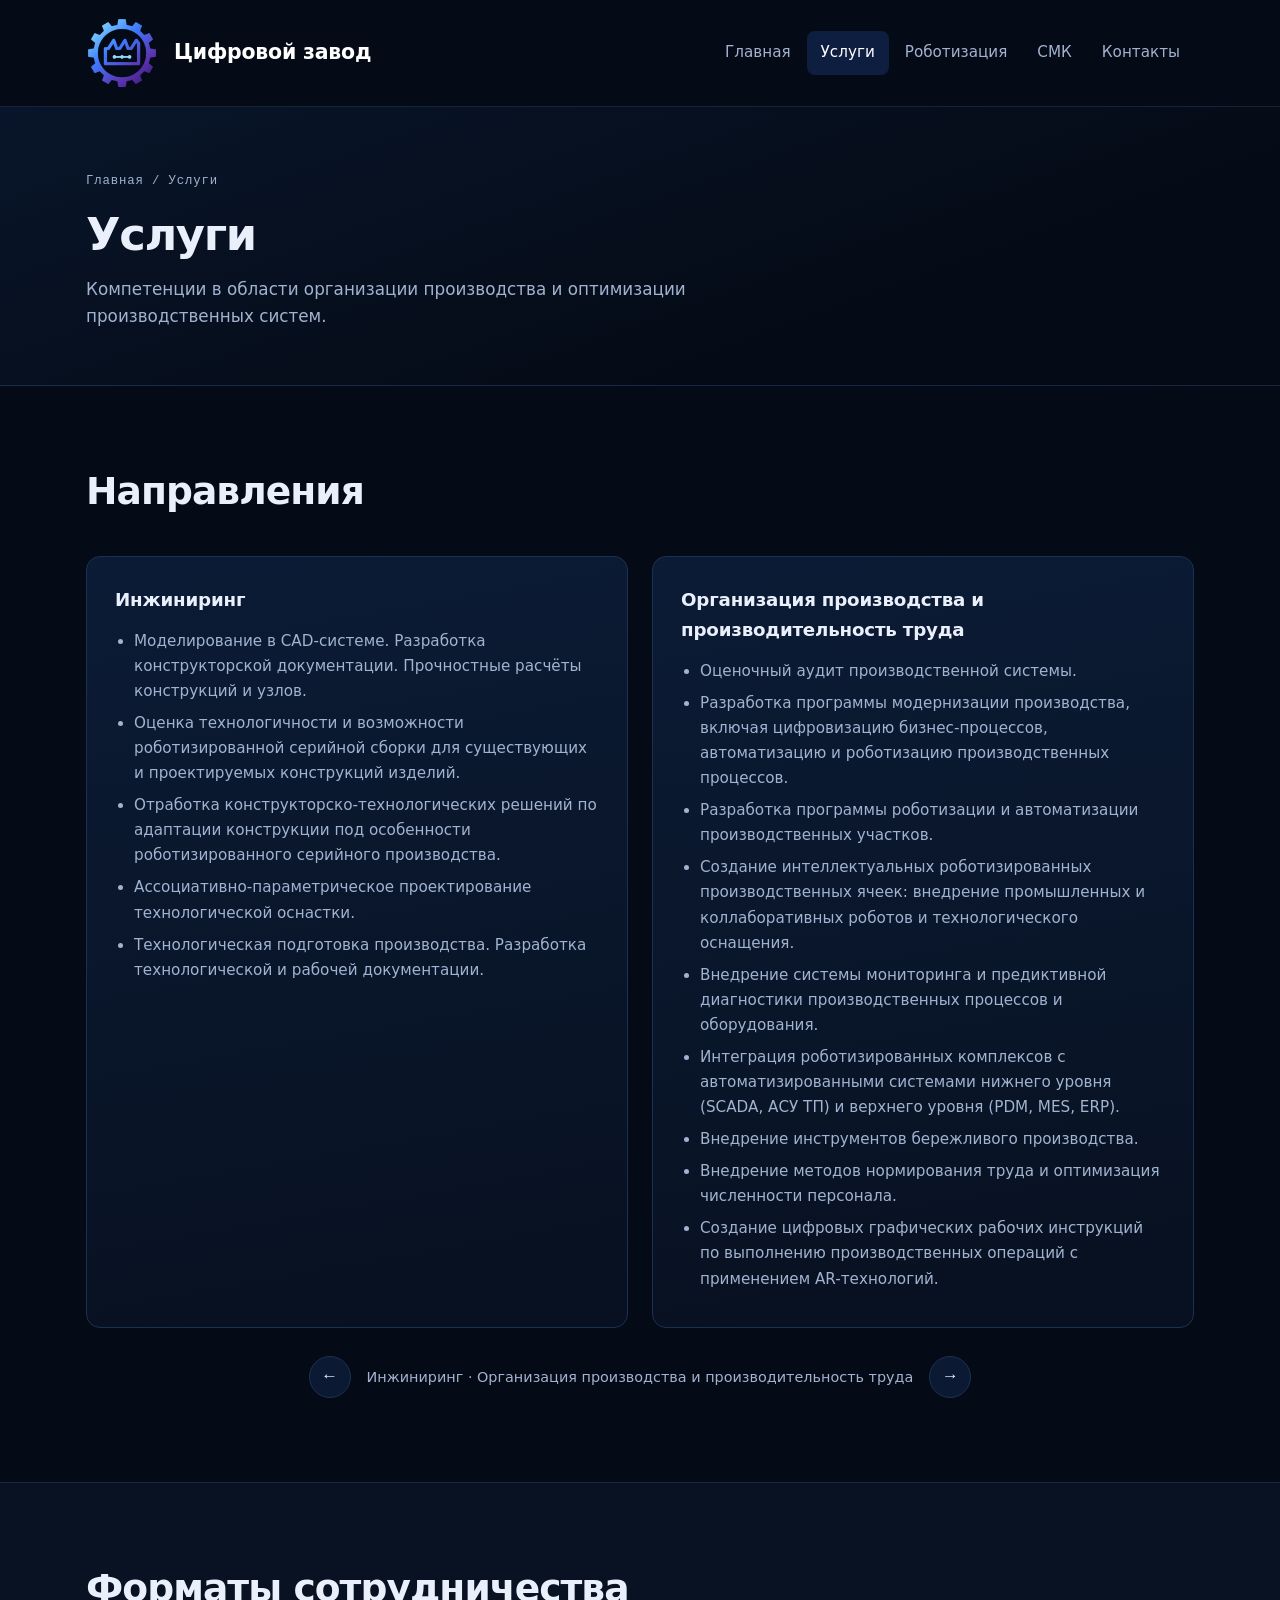
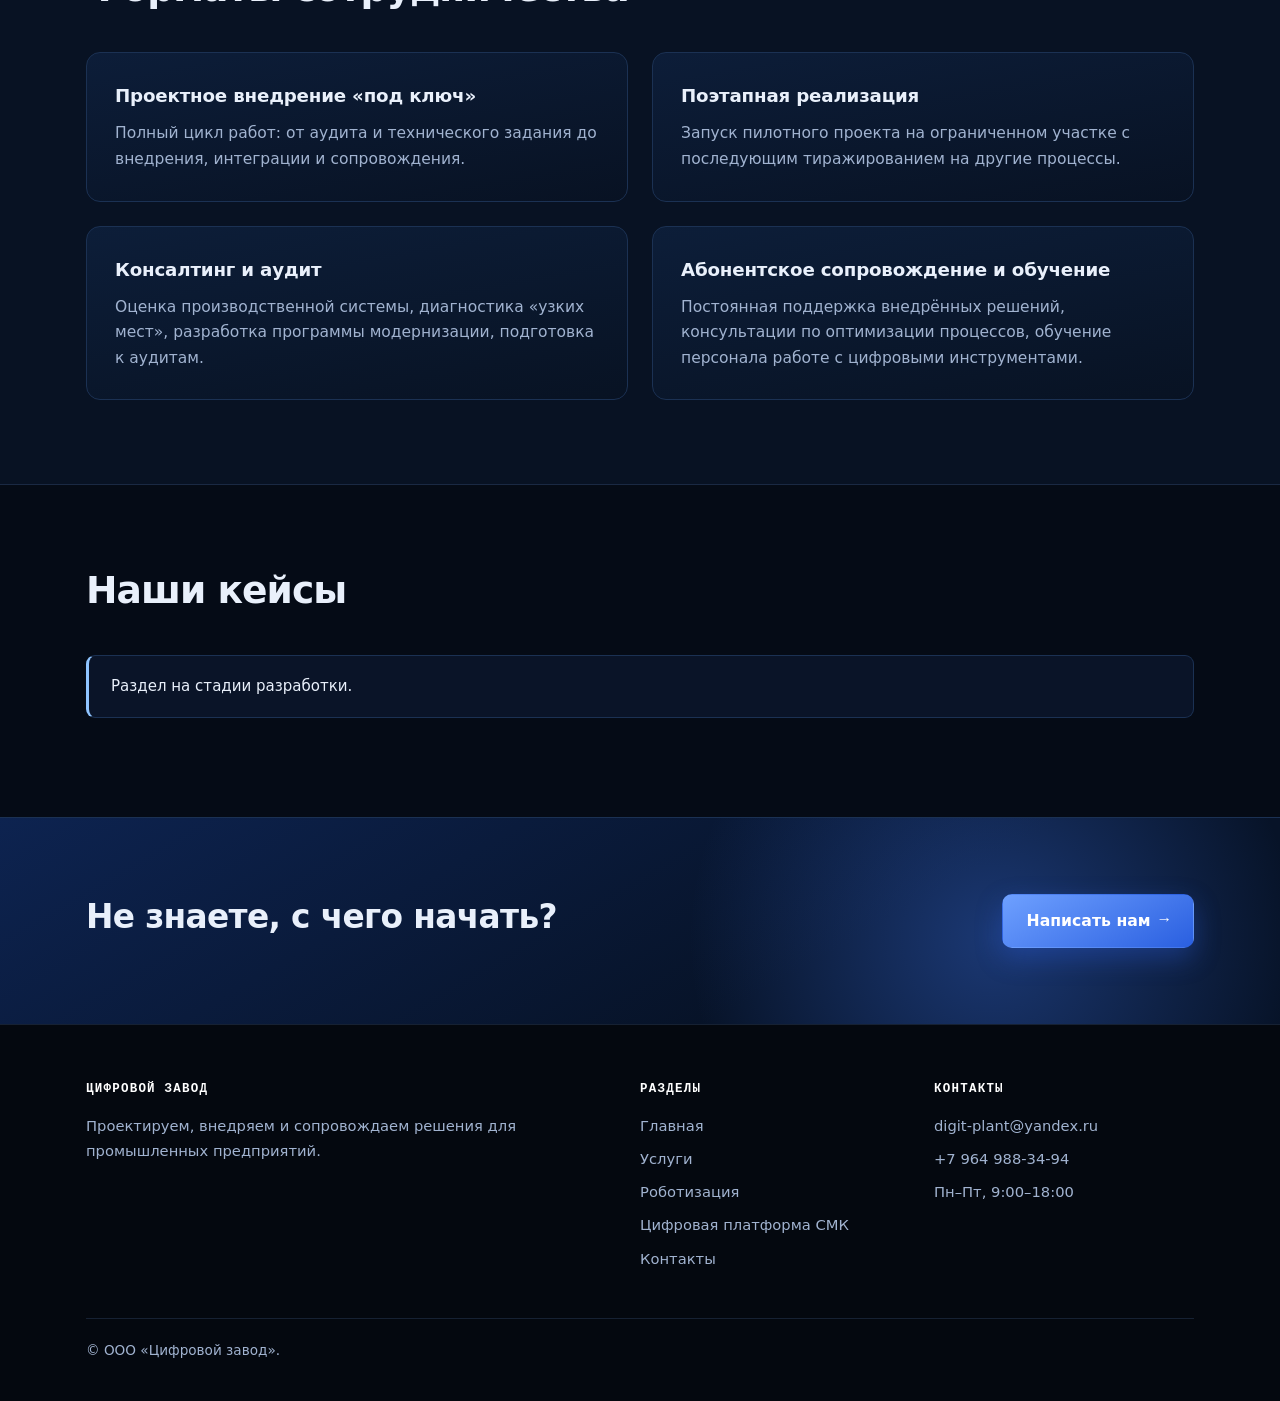
<file: services.html>
<!DOCTYPE html>
<html lang="ru">
<head>
<meta charset="utf-8">
<meta name="viewport" content="width=device-width, initial-scale=1">
<title>Услуги — Цифровой завод</title>
<meta name="description" content="Компетенции в области организации производства и оптимизации производственных систем: инжиниринг, организация производства, цифровые методы управления, СМК.">
<link rel="icon" href="favicon.ico" sizes="any">
<link rel="icon" type="image/png" sizes="96x96" href="assets/icon-96.png">
<link rel="icon" type="image/png" sizes="192x192" href="assets/icon-192.png">
<link rel="icon" href="assets/favicon-512.png" sizes="512x512" type="image/png">
<link rel="apple-touch-icon" href="assets/apple-touch-icon.png">
<meta name="theme-color" content="#050b16">
<link rel="canonical" href="https://www.digit-plant.ru/services.html">
<meta property="og:type" content="website">
<meta property="og:locale" content="ru_RU">
<meta property="og:site_name" content="Цифровой завод">
<meta property="og:title" content="Услуги — Цифровой завод">
<meta property="og:description" content="Компетенции в области организации производства и оптимизации производственных систем: инжиниринг, организация производства, цифровые методы управления, СМК.">
<meta property="og:url" content="https://www.digit-plant.ru/services.html">
<meta property="og:image" content="https://www.digit-plant.ru/assets/og-cover.png">
<meta property="og:image:width" content="1200">
<meta property="og:image:height" content="630">
<meta property="og:image:alt" content="Цифровой завод - роботизация и автоматизация производств и систем менеджмента качества">
<meta name="twitter:card" content="summary_large_image">
<meta name="twitter:title" content="Услуги — Цифровой завод">
<meta name="twitter:description" content="Компетенции в области организации производства и оптимизации производственных систем: инжиниринг, организация производства, цифровые методы управления, СМК.">
<meta name="twitter:image" content="https://www.digit-plant.ru/assets/og-cover.png">
<link rel="stylesheet" href="assets/styles.css">
</head>
<body>
<a class="skip-link" href="#main">К основному содержанию</a>

<header class="site-header">
  <div class="wrap header-inner">
    <a class="brand" href="index.html"><img class="brand-logo" src="assets/logo.png" width="72" height="72" alt="">Цифровой завод</a>
    <button class="nav-toggle" type="button" aria-expanded="false" aria-controls="main-nav">Меню</button>
    <nav class="main-nav" id="main-nav" aria-label="Основная навигация">
      <a href="index.html">Главная</a>
      <a href="services.html" aria-current="page">Услуги</a>
      <a href="robotization.html">Роботизация</a>
      <a href="smk.html">СМК</a>
      <a href="contacts.html">Контакты</a>
    </nav>
  </div>
</header>

<main id="main">

  <section class="page-head">
    <div class="wrap">
      <p class="crumbs"><a href="index.html">Главная</a> / Услуги</p>
      <h1>Услуги</h1>
      <p class="lede">Компетенции в области организации производства и оптимизации производственных систем.</p>
    </div>
  </section>

  <section class="section">
    <div class="wrap">
      <div class="section-head">
        <h2>Направления</h2>
      </div>

      <div class="dir-switch">
        <div class="dir-slide" data-caption="Инжиниринг · Организация производства и производительность труда">
          <div class="grid-2">
            <article class="card">
              <h3>Инжиниринг</h3>
              <ul>
                <li>Моделирование в CAD-системе. Разработка конструкторской документации. Прочностные расчёты конструкций и узлов.</li>
                <li>Оценка технологичности и возможности роботизированной серийной сборки для существующих и проектируемых конструкций изделий.</li>
                <li>Отработка конструкторско-технологических решений по адаптации конструкции под особенности роботизированного серийного производства.</li>
                <li>Ассоциативно-параметрическое проектирование технологической оснастки.</li>
                <li>Технологическая подготовка производства. Разработка технологической и рабочей документации.</li>
              </ul>
            </article>

            <article class="card">
              <h3>Организация производства и производительность труда</h3>
              <ul>
                <li>Оценочный аудит производственной системы.</li>
                <li>Разработка программы модернизации производства, включая цифровизацию бизнес-процессов, автоматизацию и роботизацию производственных процессов.</li>
                <li>Разработка программы роботизации и автоматизации производственных участков.</li>
                <li>Создание интеллектуальных роботизированных производственных ячеек: внедрение промышленных и коллаборативных роботов и технологического оснащения.</li>
                <li>Внедрение системы мониторинга и предиктивной диагностики производственных процессов и оборудования.</li>
                <li>Интеграция роботизированных комплексов с автоматизированными системами нижнего уровня (SCADA, АСУ ТП) и верхнего уровня (PDM, MES, ERP).</li>
                <li>Внедрение инструментов бережливого производства.</li>
                <li>Внедрение методов нормирования труда и оптимизация численности персонала.</li>
                <li>Создание цифровых графических рабочих инструкций по выполнению производственных операций с применением AR-технологий.</li>
              </ul>
            </article>
          </div>
        </div>

        <div class="dir-slide" data-caption="Цифровые методы управления · СМК и управление качеством" hidden>
          <div class="grid-2">
            <article class="card">
              <h3>Цифровые методы управления производственными системами</h3>
              <ul>
                <li>Моделирование и регламентация бизнес-процессов, оптимизация организационной структуры.</li>
                <li>Разработка имитационных моделей производственных процессов в среде R-Pro / AnyLogic для оптимизации по критериям производительности, качества и стоимости.</li>
                <li>Разработка дашбордов для аналитики данных.</li>
              </ul>
            </article>

            <article class="card">
              <h3>СМК и цифровые методы управления качеством</h3>
              <ul>
                <li>Создание корпоративного центра компетенций в области управления качеством и повышения производительности труда.</li>
                <li>Разработка программных модулей для повышения производительности и улучшения качества продукции: управление рисками появления несоответствий в изделиях и процессах (DFMEA/PFMEA), управление качеством поставок комплектующих, нормирование труда и оптимизация численности персонала, анализ эффективности технологического оборудования (OEE) и др.</li>
                <li>Внедрение СМК в соответствии с ISO 9001, IATF 16949. Подготовка к сертификационным аудитам СМК.</li>
                <li>Подготовка к аудиту со стороны потребителя (аудит 2-й стороны).</li>
              </ul>
              <div class="actions" style="margin-top:20px">
                <a class="btn btn-primary" href="smk.html">Цифровая платформа СМК <span class="arrow">→</span></a>
                <a class="btn btn-ghost" href="https://qmsdigital.ru/" target="_blank" rel="noopener">Сайт платформы <span class="arrow">↗</span></a>
              </div>
            </article>
          </div>
        </div>

        <div class="dir-slide" data-caption="Обучение" hidden>
          <div class="grid-2">
            <article class="card" style="grid-column: 1 / -1">
              <h3>Обучение</h3>
              <ul>
                <li>Обучение инжинирингу и конструкторско-технологической подготовке производства.</li>
                <li>Обучение организации производства и повышению производительности труда.</li>
                <li>Обучение внедрению интеллектуальных и цифровых методов управления производственными системами.</li>
                <li>Обучение внедрению систем менеджмента качества.</li>
              </ul>
            </article>
          </div>
        </div>

        <div class="dir-nav">
          <button class="dir-arrow" type="button" data-step="-1" aria-label="Предыдущая пара направлений">←</button>
          <span class="dir-caption">Инжиниринг · Организация производства и производительность труда</span>
          <button class="dir-arrow" type="button" data-step="1" aria-label="Следующая пара направлений">→</button>
        </div>
      </div>
    </div>
  </section>

  <section class="section section-soft">
    <div class="wrap">
      <div class="section-head">
        <h2>Форматы сотрудничества</h2>
      </div>
      <div class="grid-2">
        <article class="card">
          <h3>Проектное внедрение «под ключ»</h3>
          <p>Полный цикл работ: от аудита и технического задания до внедрения, интеграции и сопровождения.</p>
        </article>
        <article class="card">
          <h3>Поэтапная реализация</h3>
          <p>Запуск пилотного проекта на ограниченном участке с последующим тиражированием на другие процессы.</p>
        </article>
        <article class="card">
          <h3>Консалтинг и аудит</h3>
          <p>Оценка производственной системы, диагностика «узких мест», разработка программы модернизации, подготовка к аудитам.</p>
        </article>
        <article class="card">
          <h3>Абонентское сопровождение и обучение</h3>
          <p>Постоянная поддержка внедрённых решений, консультации по оптимизации процессов, обучение персонала работе с цифровыми инструментами.</p>
        </article>
      </div>
    </div>
  </section>

  <section class="section">
    <div class="wrap">
      <div class="section-head">
        <h2>Наши кейсы</h2>
      </div>
      <p class="note">Раздел на стадии разработки.</p>
    </div>
  </section>

  <section class="cta">
    <div class="wrap cta-inner">
      <div>
        <h2>Не знаете, с чего начать?</h2>
      </div>
      <div class="actions">
        <a class="btn btn-primary" href="contacts.html">Написать нам <span class="arrow">→</span></a>
      </div>
    </div>
  </section>

</main>

<footer class="site-footer">
  <div class="wrap">
    <div class="footer-grid">
      <div>
        <h2>Цифровой завод</h2>
        <p>Проектируем, внедряем и сопровождаем решения для промышленных предприятий.</p>
      </div>
      <div>
        <h3>Разделы</h3>
        <ul>
          <li><a href="index.html">Главная</a></li>
          <li><a href="services.html">Услуги</a></li>
          <li><a href="robotization.html">Роботизация</a></li>
          <li><a href="smk.html">Цифровая платформа СМК</a></li>
          <li><a href="contacts.html">Контакты</a></li>
        </ul>
      </div>
      <div>
        <h3>Контакты</h3>
        <ul>
          <li><a href="mailto:digit-plant@yandex.ru">digit-plant@yandex.ru</a></li>
          <li><a href="tel:+79649883494">+7 964 988-34-94</a></li>
          <li>Пн–Пт, 9:00–18:00</li>
        </ul>
      </div>
    </div>
        <div class="footer-bottom">
      <span>© ООО «Цифровой завод».</span>
    </div>
  </div>
</footer>

<script src="assets/site.js"></script>
</body>
</html>
</file>
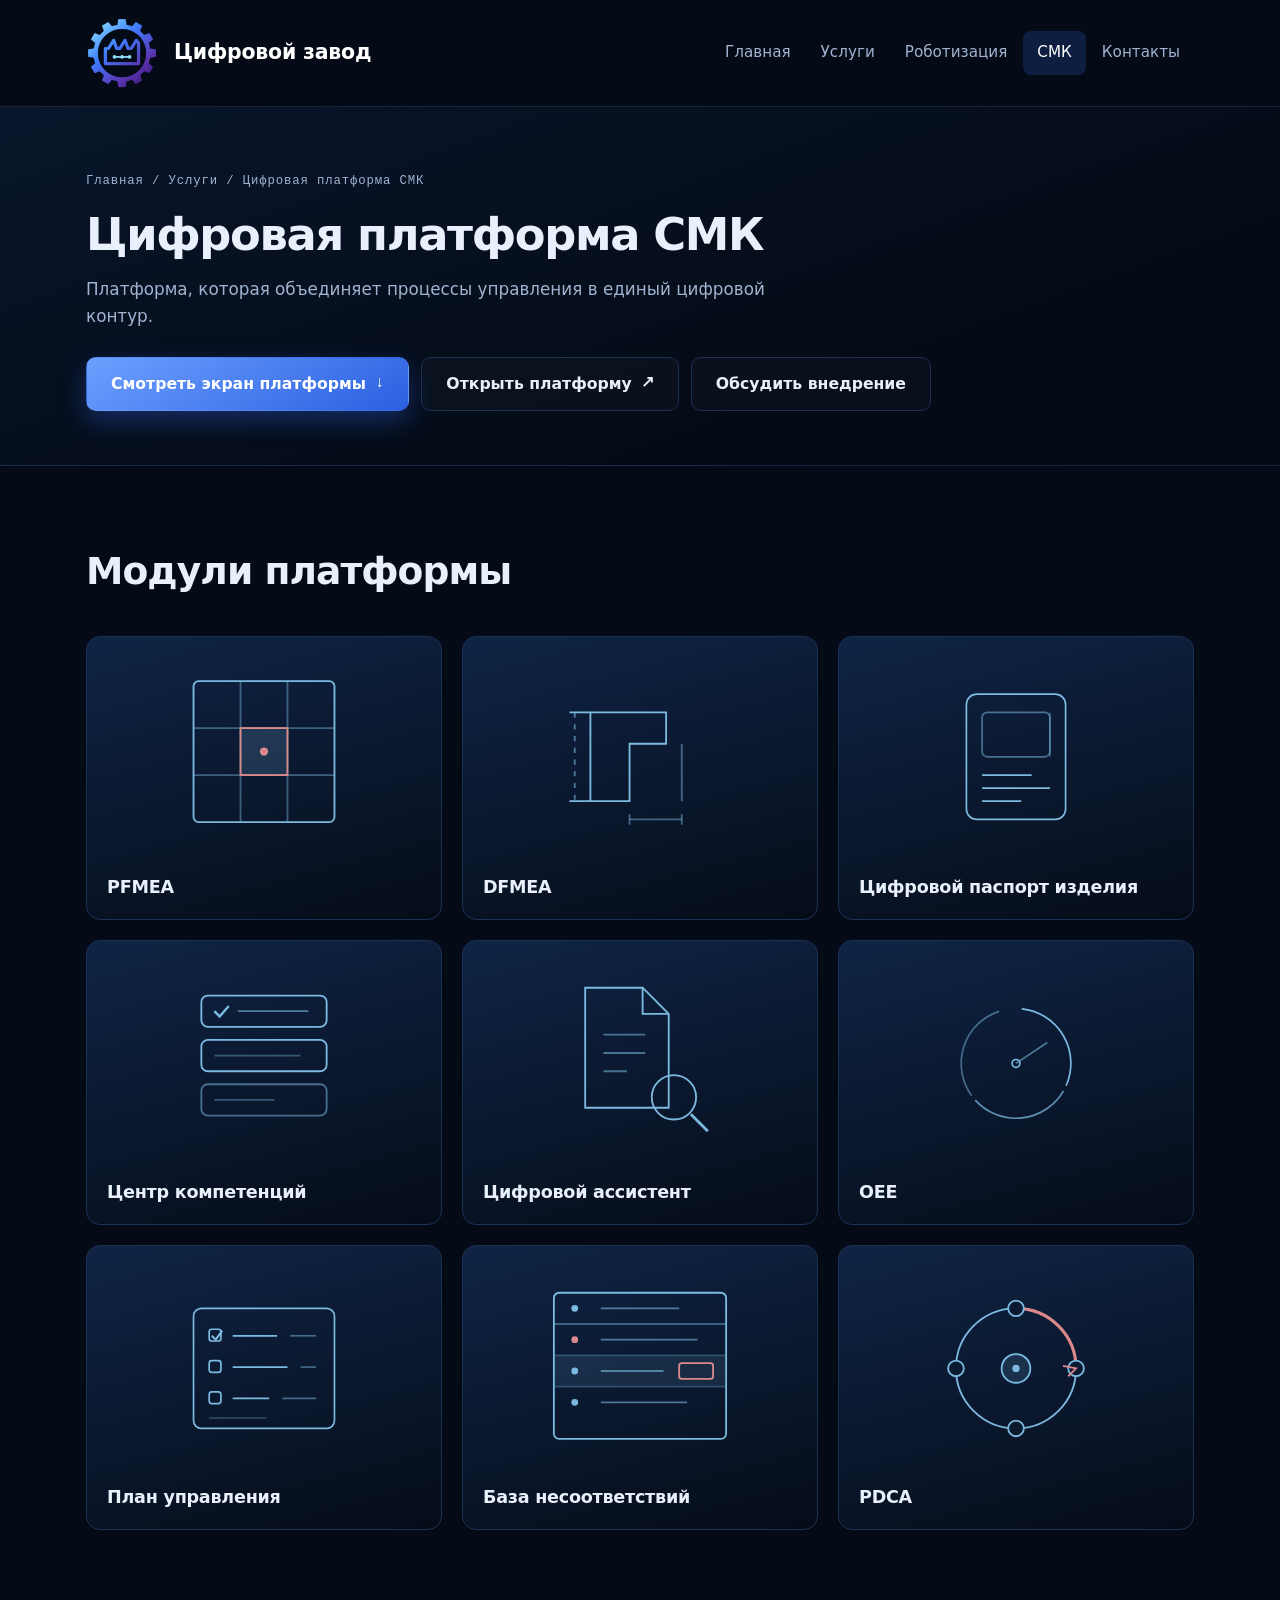
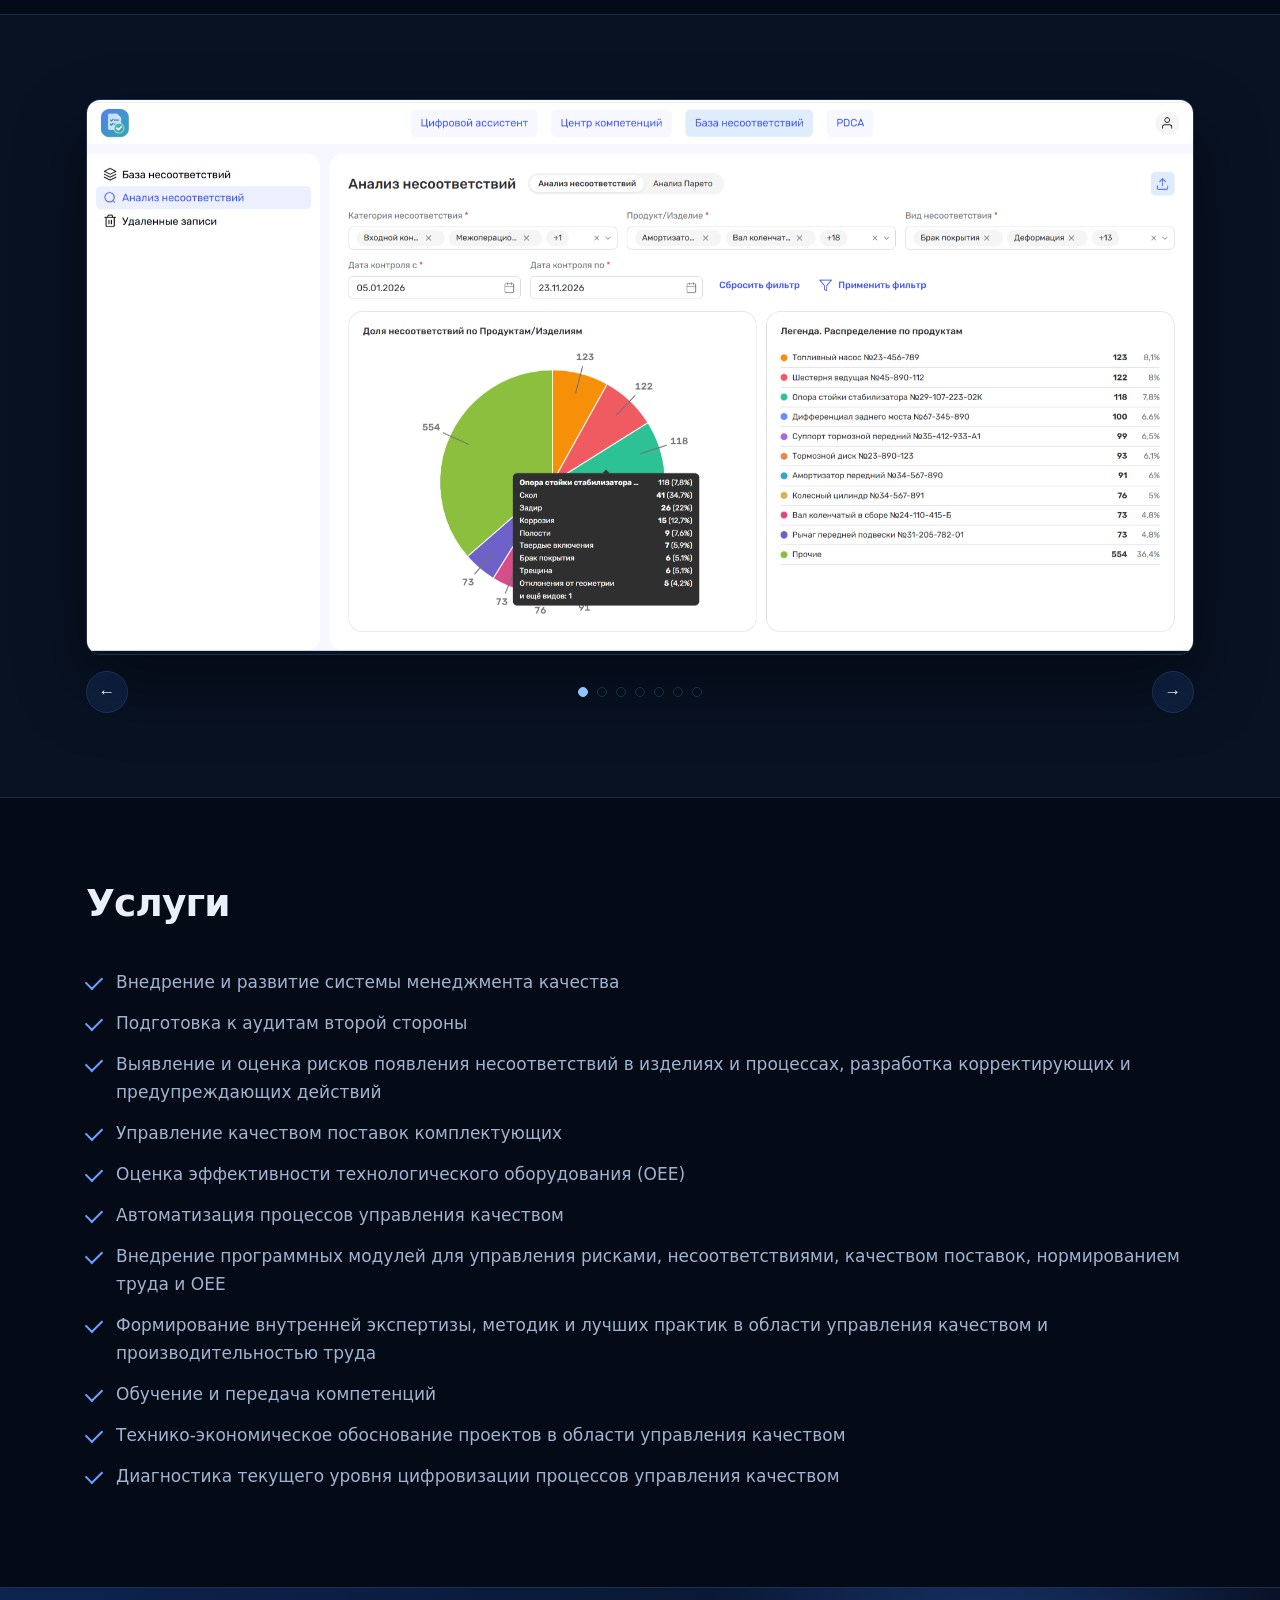
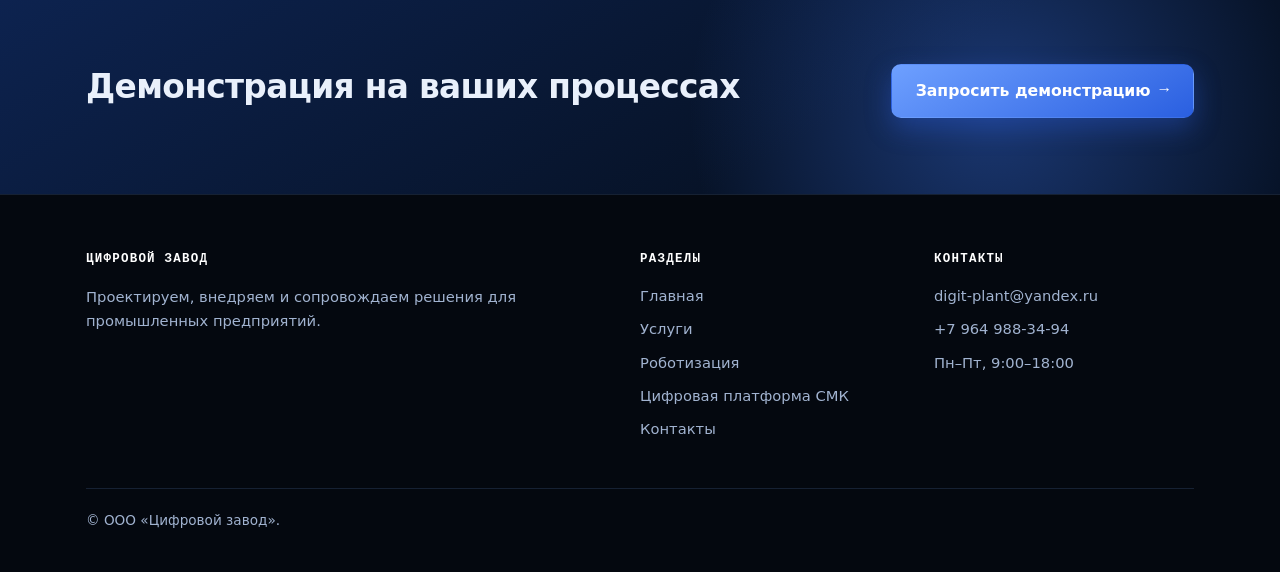
<file: smk.html>
<!DOCTYPE html>
<html lang="ru">
<head>
<meta charset="utf-8">
<meta name="viewport" content="width=device-width, initial-scale=1">
<title>Цифровая платформа СМК — Цифровой завод</title>
<meta name="description" content="Цифровая платформа СМК: PFMEA, DFMEA, цифровой паспорт изделия, центр компетенций и цифровой ассистент. Экран платформы и состав блоков.">
<link rel="icon" href="favicon.ico" sizes="any">
<link rel="icon" type="image/png" sizes="96x96" href="assets/icon-96.png">
<link rel="icon" type="image/png" sizes="192x192" href="assets/icon-192.png">
<link rel="icon" href="assets/favicon-512.png" sizes="512x512" type="image/png">
<link rel="apple-touch-icon" href="assets/apple-touch-icon.png">
<meta name="theme-color" content="#050b16">
<link rel="canonical" href="https://www.digit-plant.ru/smk.html">
<meta property="og:type" content="website">
<meta property="og:locale" content="ru_RU">
<meta property="og:site_name" content="Цифровой завод">
<meta property="og:title" content="Цифровая платформа СМК — Цифровой завод">
<meta property="og:description" content="Цифровая платформа СМК: PFMEA, DFMEA, цифровой паспорт изделия, центр компетенций и цифровой ассистент. Экран платформы и состав блоков.">
<meta property="og:url" content="https://www.digit-plant.ru/smk.html">
<meta property="og:image" content="https://www.digit-plant.ru/assets/og-cover.png">
<meta property="og:image:width" content="1200">
<meta property="og:image:height" content="630">
<meta property="og:image:alt" content="Цифровой завод - роботизация и автоматизация производств и систем менеджмента качества">
<meta name="twitter:card" content="summary_large_image">
<meta name="twitter:title" content="Цифровая платформа СМК — Цифровой завод">
<meta name="twitter:description" content="Цифровая платформа СМК: PFMEA, DFMEA, цифровой паспорт изделия, центр компетенций и цифровой ассистент. Экран платформы и состав блоков.">
<meta name="twitter:image" content="https://www.digit-plant.ru/assets/og-cover.png">
<link rel="stylesheet" href="assets/styles.css">
</head>
<body>
<a class="skip-link" href="#main">К основному содержанию</a>

<header class="site-header">
  <div class="wrap header-inner">
    <a class="brand" href="index.html"><img class="brand-logo" src="assets/logo.png" width="72" height="72" alt="">Цифровой завод</a>
    <button class="nav-toggle" type="button" aria-expanded="false" aria-controls="main-nav">Меню</button>
    <nav class="main-nav" id="main-nav" aria-label="Основная навигация">
      <a href="index.html">Главная</a>
      <a href="services.html">Услуги</a>
      <a href="robotization.html">Роботизация</a>
      <a href="smk.html" aria-current="page">СМК</a>
      <a href="contacts.html">Контакты</a>
    </nav>
  </div>
</header>

<main id="main">

  <section class="page-head">
    <div class="wrap">
      <p class="crumbs"><a href="index.html">Главная</a> / <a href="services.html">Услуги</a> / Цифровая платформа СМК</p>
      <h1>Цифровая платформа СМК</h1>
      <p class="lede">Платформа, которая объединяет процессы управления в единый цифровой контур.</p>
      <div class="actions" style="margin-top:26px">
        <a class="btn btn-primary" href="#demo">Смотреть экран платформы <span class="arrow">↓</span></a>
        <a class="btn btn-ghost" href="https://qmsdigital.ru/" target="_blank" rel="noopener">Открыть платформу <span class="arrow">↗</span></a>
        <a class="btn btn-ghost" href="contacts.html">Обсудить внедрение</a>
      </div>
    </div>
  </section>

  <section class="section">
    <div class="wrap">
      <div class="section-head">
        <h2>Модули платформы</h2>
      </div>

      <div class="mods">
        <button class="flip" type="button" aria-pressed="false">
          <span class="flip-inner">
            <span class="flip-face flip-front">
              <span class="flip-art" aria-hidden="true">
                <svg viewBox="0 0 200 160" fill="none" stroke="#8fd6ff" stroke-width="1.4">
                  <rect x="46" y="20" width="108" height="108" rx="4" />
                  <path d="M82 20v108M118 20v108M46 56h108M46 92h108" opacity="0.45" />
                  <rect x="82" y="56" width="36" height="36" fill="#8fd6ff" fill-opacity="0.18" stroke="#ff9c9c" />
                  <circle cx="100" cy="74" r="3.2" fill="#ff9c9c" stroke="none" />
                </svg>
              </span>
              <span class="flip-name">PFMEA</span>
            </span>
            <span class="flip-face flip-back">
              <span class="flip-back-title">PFMEA</span>
              <span class="flip-back-text">Разбор технологического процесса по операциям: где он может дать сбой, насколько это критично и что исправить до запуска.</span>
            </span>
          </span>
        </button>

        <button class="flip" type="button" aria-pressed="false">
          <span class="flip-inner">
            <span class="flip-face flip-front">
              <span class="flip-art" aria-hidden="true">
                <svg viewBox="0 0 200 160" fill="none" stroke="#8fd6ff" stroke-width="1.4">
                  <path d="M62 44 L120 44 L120 68 L92 68 L92 112 L62 112 Z" />
                  <path d="M46 44h16M46 112h16" />
                  <path d="M50 44v68" stroke-dasharray="4 5" opacity="0.6" />
                  <path d="M132 68v44" opacity="0.5" />
                  <path d="M92 126h40" opacity="0.5" />
                  <path d="M92 122v8M132 122v8" opacity="0.5" />
                </svg>
              </span>
              <span class="flip-name">DFMEA</span>
            </span>
            <span class="flip-face flip-back">
              <span class="flip-back-title">DFMEA</span>
              <span class="flip-back-text">Проверка конструкции на этапе проектирования: как изделие собирается и что усложняет производство до передачи в работу.</span>
            </span>
          </span>
        </button>

        <button class="flip" type="button" aria-pressed="false">
          <span class="flip-inner">
            <span class="flip-face flip-front">
              <span class="flip-art" aria-hidden="true">
                <svg viewBox="0 0 200 160" fill="none" stroke="#8fd6ff" stroke-width="1.3">
                  <rect x="62" y="30" width="76" height="96" rx="8" />
                  <rect x="74" y="44" width="52" height="34" rx="4" opacity="0.55" />
                  <path d="M74 92h38M74 102h52M74 112h30" />
                  <path d="M126 44v34" opacity="0.35" />
                </svg>
              </span>
              <span class="flip-name">Цифровой паспорт изделия</span>
            </span>
            <span class="flip-face flip-back">
              <span class="flip-back-title">Паспорт изделия</span>
              <span class="flip-back-text">Единая карточка изделия: состав, параметры, результаты контроля и история изменений вместо папки с версиями файлов.</span>
            </span>
          </span>
        </button>

        <button class="flip" type="button" aria-pressed="false">
          <span class="flip-inner">
            <span class="flip-face flip-front">
              <span class="flip-art" aria-hidden="true">
                <svg viewBox="0 0 200 160" fill="none" stroke="#8fd6ff" stroke-width="1.4">
                  <rect x="52" y="28" width="96" height="24" rx="5" />
                  <rect x="52" y="62" width="96" height="24" rx="5" />
                  <rect x="52" y="96" width="96" height="24" rx="5" opacity="0.55" />
                  <path d="M62 40l4 4 7-8" stroke-width="1.8" />
                  <path d="M80 40h54" opacity="0.6" />
                  <path d="M62 74h66M62 108h46" opacity="0.4" />
                </svg>
              </span>
              <span class="flip-name">Центр компетенций</span>
            </span>
            <span class="flip-face flip-back">
              <span class="flip-back-title">Центр компетенций</span>
              <span class="flip-back-text">Обучение и проверка знаний: модули, курсы и темы с материалами, тесты с результатами и доступом по срокам.</span>
            </span>
          </span>
        </button>

        <button class="flip" type="button" aria-pressed="false">
          <span class="flip-inner">
            <span class="flip-face flip-front">
              <span class="flip-art" aria-hidden="true">
                <svg viewBox="0 0 200 160" fill="none" stroke="#8fd6ff" stroke-width="1.4">
                  <path d="M58 22h44l20 20v72H58z" />
                  <path d="M102 22v20h20" />
                  <path d="M72 58h32M72 72h32M72 86h18" opacity="0.55" />
                  <circle cx="126" cy="106" r="17" />
                  <path d="M139 119l13 13" stroke-width="2.2" />
                </svg>
              </span>
              <span class="flip-name">Цифровой ассистент</span>
            </span>
            <span class="flip-face flip-back">
              <span class="flip-back-title">Ассистент</span>
              <span class="flip-back-text">Поиск по документам предприятия: загрузка файлов и шаблонов, ответы по содержимому вместо ручного перебора.</span>
            </span>
          </span>
        </button>

        <button class="flip" type="button" aria-pressed="false">
          <span class="flip-inner">
            <span class="flip-face flip-front">
              <span class="flip-art" aria-hidden="true">
                <svg viewBox="0 0 200 160" fill="none" stroke="#8fd6ff" stroke-width="1.3">
                  <path d="M104.4 38.2 A42 42 0 0 1 138.4 97.1" />
                  <path d="M136.4 101 A42 42 0 0 1 68.8 108.1" opacity="0.75" />
                  <path d="M66 104.7 A42 42 0 0 1 87 40.1" opacity="0.5" />
                  <circle cx="100" cy="80" r="3" />
                  <path d="M100 80 L124 64" opacity="0.6" />
                </svg>
              </span>
              <span class="flip-name">OEE</span>
            </span>
            <span class="flip-face flip-back">
              <span class="flip-back-title">OEE</span>
              <span class="flip-back-text">Общая эффективность оборудования: готовность, производительность и качество в одном показателе, с разбором потерь по каждой составляющей.</span>
            </span>
          </span>
        </button>

        <button class="flip" type="button" aria-pressed="false">
          <span class="flip-inner">
            <span class="flip-face flip-front">
              <span class="flip-art" aria-hidden="true">
                <svg viewBox="0 0 200 160" fill="none" stroke="#8fd6ff" stroke-width="1.3">
                  <rect x="46" y="34" width="108" height="92" rx="6" />
                  <rect x="58" y="50" width="9" height="9" rx="2" />
                  <path d="M60 55l3 3 5-7" stroke-width="1.6" />
                  <path d="M76 55h34" />
                  <path d="M120 55h20" opacity="0.5" />
                  <rect x="58" y="74" width="9" height="9" rx="2" />
                  <path d="M76 79h42" />
                  <path d="M128 79h12" opacity="0.5" />
                  <rect x="58" y="98" width="9" height="9" rx="2" />
                  <path d="M76 103h28" />
                  <path d="M114 103h26" opacity="0.5" />
                  <path d="M58 118h44" opacity="0.35" />
                </svg>
              </span>
              <span class="flip-name">План управления</span>
            </span>
            <span class="flip-face flip-back">
              <span class="flip-back-title">План управления</span>
              <span class="flip-back-text">Документ, который закрепляет контроль на каждой операции: параметр, метод проверки, частота, ответственный и реакция на отклонение.</span>
            </span>
          </span>
        </button>

        <button class="flip" type="button" aria-pressed="false">
          <span class="flip-inner">
            <span class="flip-face flip-front">
              <span class="flip-art" aria-hidden="true">
                <svg viewBox="0 0 200 160" fill="none" stroke="#8fd6ff" stroke-width="1.4">
                  <rect x="34" y="22" width="132" height="112" rx="4" />
                  <path d="M34 46h132" opacity="0.45" />
                  <path d="M34 70h132M34 94h132" opacity="0.3" />
                  <rect x="34" y="70" width="132" height="24" fill="#8fd6ff" fill-opacity="0.12" stroke="none" />
                  <circle cx="50" cy="34" r="2.6" fill="#8fd6ff" stroke="none" />
                  <circle cx="50" cy="58" r="2.6" fill="#ff9c9c" stroke="none" />
                  <circle cx="50" cy="82" r="2.6" fill="#8fd6ff" stroke="none" />
                  <circle cx="50" cy="106" r="2.6" fill="#8fd6ff" stroke="none" />
                  <path d="M70 34h60M70 58h74M70 82h48M70 106h66" opacity="0.6" />
                  <rect x="130" y="76" width="26" height="12" rx="2" stroke="#ff9c9c" />
                </svg>
              </span>
              <span class="flip-name">База несоответствий</span>
            </span>
            <span class="flip-face flip-back">
              <span class="flip-back-title">База несоответствий</span>
              <span class="flip-back-text">Учёт отклонений по участкам и изделиям: регистрация, фильтры по категориям и продуктам, анализ Парето и архив удалённых записей.</span>
            </span>
          </span>
        </button>

        <button class="flip" type="button" aria-pressed="false">
          <span class="flip-inner">
            <span class="flip-face flip-front">
              <span class="flip-art" aria-hidden="true">
                <svg viewBox="0 0 200 160" fill="none" stroke="#8fd6ff" stroke-width="1.4">
                  <circle cx="100" cy="80" r="46" />
                  <path d="M100 34 A46 46 0 0 1 146 80" stroke="#ff9c9c" stroke-width="2.4" />
                  <circle cx="100" cy="34" r="6" fill="#0b1a30" />
                  <circle cx="146" cy="80" r="6" fill="#0b1a30" />
                  <circle cx="100" cy="126" r="6" fill="#0b1a30" />
                  <circle cx="54" cy="80" r="6" fill="#0b1a30" />
                  <path d="M140 86 l6 -6 -10 -2" stroke="#ff9c9c" />
                  <circle cx="100" cy="80" r="11" fill="#8fd6ff" fill-opacity="0.15" />
                  <circle cx="100" cy="80" r="2.8" fill="#8fd6ff" stroke="none" />
                </svg>
              </span>
              <span class="flip-name">PDCA</span>
            </span>
            <span class="flip-face flip-back">
              <span class="flip-back-title">PDCA</span>
              <span class="flip-back-text">Цикл улучшений: поиск коренных причин, планирование и контроль мероприятий, оценка результативности каждой корректировки.</span>
            </span>
          </span>
        </button>
      </div>
    </div>
  </section>

  <section class="section section-soft" id="demo">
    <div class="wrap">

      <div class="shots">
        <div class="shots-viewport" tabindex="0" role="group" aria-label="Экраны платформы: листайте стрелками или свайпом">
          <div class="shots-track">
            <figure class="shot">
              <img src="assets/platform/shot-1.png" alt="Экран платформы: база несоответствий, анализ несоответствий" width="1920" height="957">
            </figure>
            <figure class="shot">
              <img src="assets/platform/shot-2.png" alt="Экран платформы: база несоответствий, выбор записи для удаления" width="1920" height="951">
            </figure>
            <figure class="shot">
              <img src="assets/platform/shot-3.png" alt="Экран платформы: PDCA, поиск коренных причин, выбор несоответствий" width="1920" height="958">
            </figure>
            <figure class="shot">
              <img src="assets/platform/shot-4.png" alt="Экран платформы: PDCA, поиск коренных причин, детальный просмотр мероприятий" width="1920" height="962">
            </figure>
            <figure class="shot">
              <img src="assets/platform/shot-5.png" alt="Экран платформы: PDCA, анализ мероприятий" width="1920" height="952">
            </figure>
            <figure class="shot">
              <img src="assets/platform/shot-6.png" alt="Экран платформы: цифровой ассистент" width="1920" height="956">
            </figure>
            <figure class="shot">
              <img src="assets/platform/shot-7.png" alt="Экран платформы: центр компетенций" width="1920" height="959">
            </figure>
          </div>
        </div>
        <div class="shots-bar">
          <button class="shots-btn" type="button" data-dir="-1" aria-label="Предыдущий экран">←</button>
          <div class="shots-dots" role="tablist" aria-label="Выбор экрана">
            <button type="button" role="tab" aria-selected="true" aria-label="Экран 1"></button>
            <button type="button" role="tab" aria-selected="false" aria-label="Экран 2"></button>
            <button type="button" role="tab" aria-selected="false" aria-label="Экран 3"></button>
            <button type="button" role="tab" aria-selected="false" aria-label="Экран 4"></button>
            <button type="button" role="tab" aria-selected="false" aria-label="Экран 5"></button>
            <button type="button" role="tab" aria-selected="false" aria-label="Экран 6"></button>
            <button type="button" role="tab" aria-selected="false" aria-label="Экран 7"></button>
          </div>
          <button class="shots-btn" type="button" data-dir="1" aria-label="Следующий экран">→</button>
        </div>
      </div>
    </div>
  </section>


  <section class="section">
    <div class="wrap">
      <div class="section-head">
        <h2>Услуги</h2>
      </div>
      <ul class="checklist">
        <li>Внедрение и развитие системы менеджмента качества</li>
        <li>Подготовка к аудитам второй стороны</li>
        <li>Выявление и оценка рисков появления несоответствий в изделиях и процессах, разработка корректирующих и предупреждающих действий</li>
        <li>Управление качеством поставок комплектующих</li>
        <li>Оценка эффективности технологического оборудования (OEE)</li>
        <li>Автоматизация процессов управления качеством</li>
        <li>Внедрение программных модулей для управления рисками, несоответствиями, качеством поставок, нормированием труда и OEE</li>
        <li>Формирование внутренней экспертизы, методик и лучших практик в области управления качеством и производительностью труда</li>
        <li>Обучение и передача компетенций</li>
        <li>Технико-экономическое обоснование проектов в области управления качеством</li>
        <li>Диагностика текущего уровня цифровизации процессов управления качеством</li>
      </ul>
    </div>
  </section>

  <section class="cta">
    <div class="wrap cta-inner">
      <div>
        <h2>Демонстрация на ваших процессах</h2>
      </div>
      <div class="actions">
        <a class="btn btn-primary" href="contacts.html">Запросить демонстрацию <span class="arrow">→</span></a>
      </div>
    </div>
  </section>

</main>

<footer class="site-footer">
  <div class="wrap">
    <div class="footer-grid">
      <div>
        <h2>Цифровой завод</h2>
        <p>Проектируем, внедряем и сопровождаем решения для промышленных предприятий.</p>
      </div>
      <div>
        <h3>Разделы</h3>
        <ul>
          <li><a href="index.html">Главная</a></li>
          <li><a href="services.html">Услуги</a></li>
          <li><a href="robotization.html">Роботизация</a></li>
          <li><a href="smk.html">Цифровая платформа СМК</a></li>
          <li><a href="contacts.html">Контакты</a></li>
        </ul>
      </div>
      <div>
        <h3>Контакты</h3>
        <ul>
          <li><a href="mailto:digit-plant@yandex.ru">digit-plant@yandex.ru</a></li>
          <li><a href="tel:+79649883494">+7 964 988-34-94</a></li>
          <li>Пн–Пт, 9:00–18:00</li>
        </ul>
      </div>
    </div>
        <div class="footer-bottom">
      <span>© ООО «Цифровой завод».</span>
    </div>
  </div>
</footer>

<script src="assets/site.js"></script>
</body>
</html>
</file>
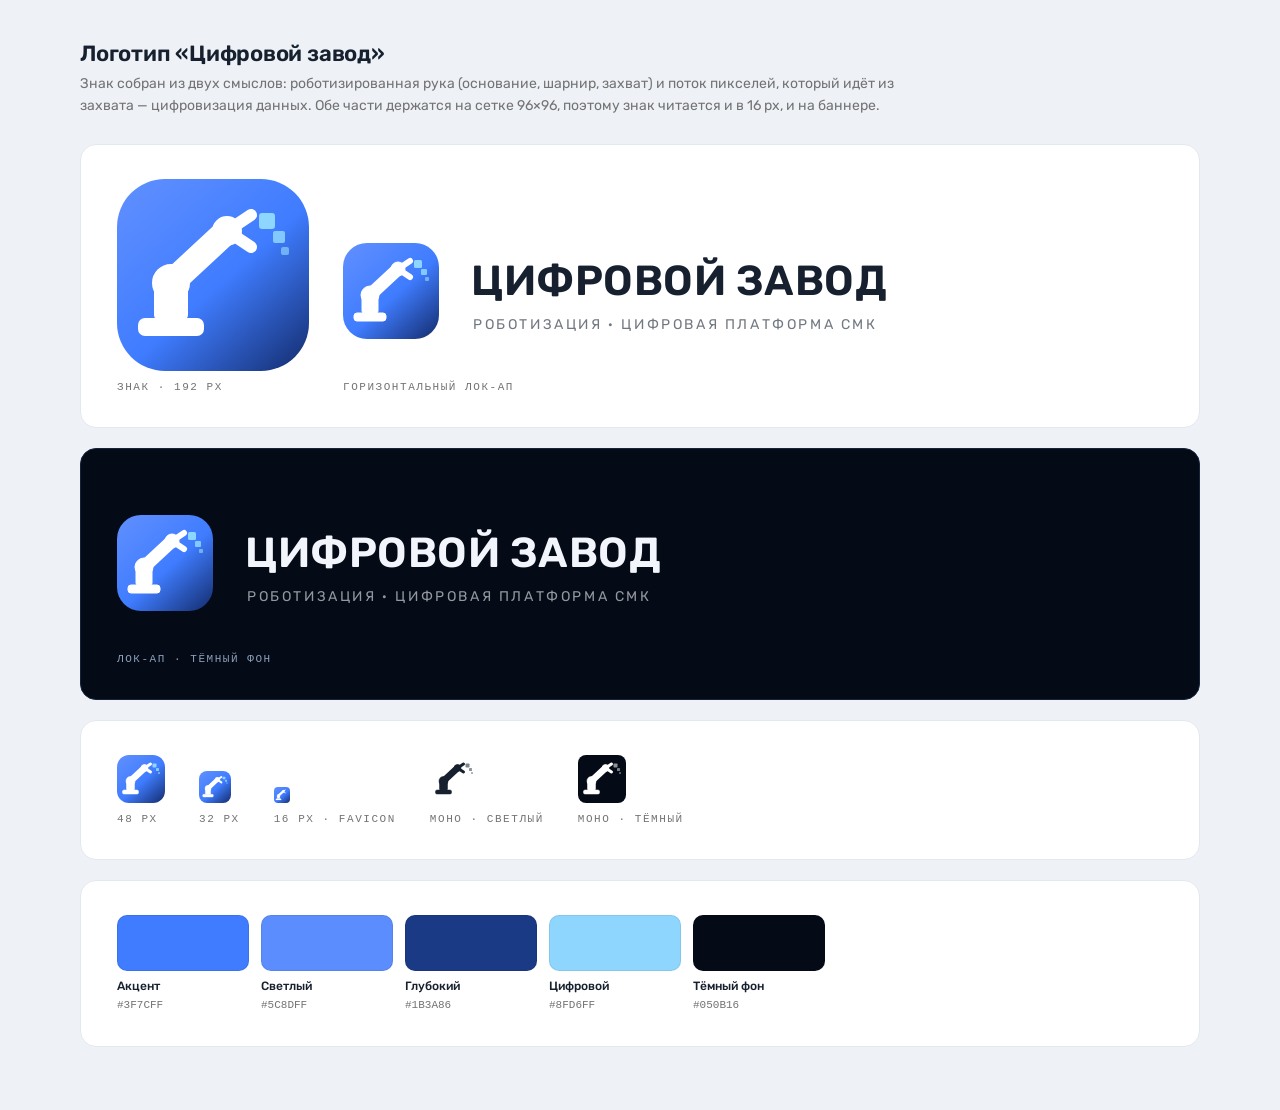
<file: logo/preview.html>
<!DOCTYPE html>
<html lang="ru">
<head>
<meta charset="utf-8">
<meta name="viewport" content="width=device-width, initial-scale=1">
<title>Логотип — ООО «Цифровой завод»</title>
<style>
  @font-face {
    font-family: "Rubik";
    src: url("fonts/Rubik.woff2") format("woff2-variations");
    font-weight: 300 900;
    font-display: swap;
  }
  :root {
    --navy: #050b16;
    --blue: #3f7cff;
    --ink: #16202e;
    --muted: #737373;
    --line: #e3e8ef;
  }
  * { box-sizing: border-box; }
  body {
    margin: 0;
    padding: 40px;
    background: #eef1f6;
    font-family: "Rubik", "Segoe UI", system-ui, sans-serif;
    color: var(--ink);
  }
  .sheet { max-width: 1120px; margin: 0 auto; }
  h1 { margin: 0 0 6px; font-size: 22px; font-weight: 600; letter-spacing: -0.01em; }
  .sub { margin: 0 0 28px; color: var(--muted); font-size: 14px; max-width: 62em; line-height: 1.55; }

  .panel {
    border-radius: 16px;
    padding: 34px 36px;
    margin-bottom: 20px;
    border: 1px solid var(--line);
    background: #fff;
  }
  .panel--dark { background: var(--navy); border-color: #14243d; color: #eaf0fa; }

  .row { display: flex; flex-wrap: wrap; align-items: flex-end; gap: 34px; }
  .cell { display: flex; flex-direction: column; gap: 10px; align-items: flex-start; }
  .cap {
    font-size: 11px;
    letter-spacing: 0.14em;
    text-transform: uppercase;
    color: var(--muted);
    font-family: ui-monospace, Consolas, monospace;
  }
  .panel--dark .cap { color: #8ba0bd; }

  .mark-xl { width: 192px; height: 192px; }
  .mark-md { width: 48px; height: 48px; }
  .mark-sm { width: 32px; height: 32px; }
  .mark-xs { width: 16px; height: 16px; }

  .lockup { width: 660px; max-width: 100%; height: auto; }

  .palette { display: flex; gap: 12px; flex-wrap: wrap; }
  .swatch { width: 132px; }
  .chip { height: 56px; border-radius: 10px; border: 1px solid rgba(0,0,0,.08); }
  .swatch b { display: block; margin-top: 8px; font-size: 12px; font-weight: 500; }
  .swatch span { font-size: 11px; color: var(--muted); font-family: ui-monospace, Consolas, monospace; }
</style>
</head>
<body>

<svg width="0" height="0" style="position:absolute" aria-hidden="true">
  <defs>
    <linearGradient id="czg" x1="10" y1="6" x2="86" y2="90" gradientUnits="userSpaceOnUse">
      <stop offset="0" stop-color="#5c8dff" />
      <stop offset="0.55" stop-color="#3f7cff" />
      <stop offset="1" stop-color="#1b3a86" />
    </linearGradient>
    <g id="cz-arm" transform="translate(-3,0)">
      <rect x="14" y="70" width="32" height="8" rx="3" />
      <rect x="22" y="52" width="16" height="18" rx="2" />
      <circle cx="30" cy="52" r="9" />
      <line x1="30" y1="52" x2="58" y2="26" stroke-width="13" stroke-linecap="round" />
      <circle cx="58" cy="26" r="7" />
      <line x1="58" y1="26" x2="70" y2="18" stroke-width="6" stroke-linecap="round" />
      <line x1="58" y1="26" x2="70" y2="34" stroke-width="6" stroke-linecap="round" />
    </g>
    <g id="cz-bits" transform="translate(-3,0)">
      <rect x="74" y="17" width="8" height="8" rx="1.5" />
      <rect x="81" y="26" width="6" height="6" rx="1" opacity="0.85" />
      <rect x="85" y="34" width="4" height="4" rx="1" opacity="0.65" />
    </g>
  </defs>
</svg>

<div class="sheet">
  <h1>Логотип «Цифровой завод»</h1>
  <p class="sub">Знак собран из двух смыслов: роботизированная рука (основание, шарнир, захват) и поток пикселей, который идёт из захвата — цифровизация данных. Обе части держатся на сетке 96×96, поэтому знак читается и в 16 px, и на баннере.</p>

  <section class="panel">
    <div class="row">
      <div class="cell">
        <svg class="mark-xl" viewBox="0 0 96 96" role="img" aria-label="Знак Цифрового завода">
          <rect width="96" height="96" rx="24" fill="url(#czg)" />
          <use href="#cz-arm" fill="#ffffff" stroke="#ffffff" />
          <use href="#cz-bits" fill="#8fd6ff" />
        </svg>
        <span class="cap">Знак · 192 px</span>
      </div>
      <div class="cell">
        <svg class="lockup" viewBox="0 0 660 160" role="img" aria-label="Цифровой завод — логотип" style="color:#16202e">
          <g transform="translate(0, 32)">
            <rect width="96" height="96" rx="24" fill="url(#czg)" />
            <use href="#cz-arm" fill="#ffffff" stroke="#ffffff" />
            <use href="#cz-bits" fill="#8fd6ff" />
          </g>
          <g fill="currentColor">
            <text x="128" y="84" font-size="42" font-weight="600" letter-spacing="0.5">ЦИФРОВОЙ ЗАВОД</text>
            <text x="130" y="118" font-size="14" letter-spacing="2.6" opacity="0.6">РОБОТИЗАЦИЯ · ЦИФРОВАЯ ПЛАТФОРМА СМК</text>
          </g>
        </svg>
        <span class="cap">Горизонтальный лок-ап</span>
      </div>
    </div>
  </section>

  <section class="panel panel--dark">
    <div class="row">
      <div class="cell">
        <svg class="lockup" viewBox="0 0 660 160" role="img" aria-label="Цифровой завод на тёмном фоне" style="color:#f2f6fc">
          <g transform="translate(0, 32)">
            <rect width="96" height="96" rx="24" fill="url(#czg)" />
            <use href="#cz-arm" fill="#ffffff" stroke="#ffffff" />
            <use href="#cz-bits" fill="#8fd6ff" />
          </g>
          <g fill="currentColor">
            <text x="128" y="84" font-size="42" font-weight="600" letter-spacing="0.5">ЦИФРОВОЙ ЗАВОД</text>
            <text x="130" y="118" font-size="14" letter-spacing="2.6" opacity="0.6">РОБОТИЗАЦИЯ · ЦИФРОВАЯ ПЛАТФОРМА СМК</text>
          </g>
        </svg>
        <span class="cap">Лок-ап · тёмный фон</span>
      </div>
    </div>
  </section>

  <section class="panel">
    <div class="row">
      <div class="cell">
        <svg class="mark-md" viewBox="0 0 96 96" role="img" aria-label="Знак 48 px">
          <rect width="96" height="96" rx="24" fill="url(#czg)" />
          <use href="#cz-arm" fill="#ffffff" stroke="#ffffff" />
          <use href="#cz-bits" fill="#8fd6ff" />
        </svg>
        <span class="cap">48 px</span>
      </div>
      <div class="cell">
        <svg class="mark-sm" viewBox="0 0 96 96" role="img" aria-label="Знак 32 px">
          <rect width="96" height="96" rx="24" fill="url(#czg)" />
          <use href="#cz-arm" fill="#ffffff" stroke="#ffffff" />
          <use href="#cz-bits" fill="#8fd6ff" />
        </svg>
        <span class="cap">32 px</span>
      </div>
      <div class="cell">
        <svg class="mark-xs" viewBox="0 0 96 96" role="img" aria-label="Знак 16 px">
          <rect width="96" height="96" rx="24" fill="url(#czg)" />
          <use href="#cz-arm" fill="#ffffff" stroke="#ffffff" />
        </svg>
        <span class="cap">16 px · favicon</span>
      </div>
      <div class="cell">
        <svg class="mark-md" viewBox="0 0 96 96" style="color:#16202e" role="img" aria-label="Монохромный знак">
          <use href="#cz-arm" fill="currentColor" stroke="currentColor" />
          <use href="#cz-bits" fill="currentColor" opacity="0.55" />
        </svg>
        <span class="cap">Моно · светлый</span>
      </div>
      <div class="cell">
        <svg class="mark-md" viewBox="0 0 96 96" style="color:#ffffff;background:#050b16;border-radius:8px" role="img" aria-label="Монохромный знак на тёмном">
          <use href="#cz-arm" fill="currentColor" stroke="currentColor" />
          <use href="#cz-bits" fill="currentColor" opacity="0.55" />
        </svg>
        <span class="cap">Моно · тёмный</span>
      </div>
    </div>
  </section>

  <section class="panel">
    <div class="palette">
      <div class="swatch"><div class="chip" style="background:#3f7cff"></div><b>Акцент</b><span>#3F7CFF</span></div>
      <div class="swatch"><div class="chip" style="background:#5c8dff"></div><b>Светлый</b><span>#5C8DFF</span></div>
      <div class="swatch"><div class="chip" style="background:#1b3a86"></div><b>Глубокий</b><span>#1B3A86</span></div>
      <div class="swatch"><div class="chip" style="background:#8fd6ff"></div><b>Цифровой</b><span>#8FD6FF</span></div>
      <div class="swatch"><div class="chip" style="background:#050b16"></div><b>Тёмный фон</b><span>#050B16</span></div>
    </div>
  </section>
</div>
</body>
</html>
</file>
<file: assets/styles.css>
:root {
  --bg: #050b16;
  --bg-soft: #081223;
  --panel: #0b1a30;
  --panel-2: #0e2140;
  --line: #1b3153;
  --line-soft: rgba(120, 160, 235, 0.16);
  --text: #e9f0fb;
  --muted: #a1b3d0;
  --accent: #3f7cff;
  --accent-hi: #6ea0ff;
  --accent-soft: #8fc4ff;
  --radius: 14px;
  --radius-sm: 9px;
  --font: "Segoe UI", system-ui, -apple-system, "Helvetica Neue", Arial, sans-serif;
  --mono: ui-monospace, "Cascadia Mono", Consolas, "Courier New", monospace;
  --wrap: 1160px;
}

* { box-sizing: border-box; }

html { -webkit-text-size-adjust: 100%; scroll-behavior: smooth; }

body {
  margin: 0;
  background: var(--bg);
  color: var(--text);
  font-family: var(--font);
  font-size: 17px;
  line-height: 1.65;
  -webkit-font-smoothing: antialiased;
}

img, svg { max-width: 100%; display: block; }

a { color: var(--accent-soft); text-underline-offset: 3px; }
a:hover { color: #fff; }

:focus-visible { outline: 2px solid var(--accent-hi); outline-offset: 3px; }

.wrap {
  width: 100%;
  max-width: var(--wrap);
  margin: 0 auto;
  padding: 0 26px;
}

.skip-link {
  position: absolute;
  left: -9999px;
  top: 0;
  background: var(--accent);
  color: #fff;
  padding: 10px 16px;
  border-radius: var(--radius-sm);
  z-index: 30;
}
.skip-link:focus { left: 16px; top: 16px; }

/* ---------- header ---------- */

.site-header {
  position: sticky;
  top: 0;
  z-index: 20;
  background: rgba(5, 11, 22, 0.82);
  border-bottom: 1px solid var(--line-soft);
  backdrop-filter: blur(14px) saturate(130%);
}

.header-inner {
  display: flex;
  align-items: center;
  gap: 26px;
  min-height: 106px;
}

.brand {
  display: inline-flex;
  align-items: center;
  gap: 16px;
  text-decoration: none;
  color: #fff;
  font-weight: 700;
  font-size: 1.28rem;
  letter-spacing: -0.01em;
  white-space: nowrap;
}

.brand-logo { width: 72px; height: 72px; flex: 0 0 auto; display: block; }

.brand-mark {
  width: 26px;
  height: 26px;
  border-radius: 7px;
  background: linear-gradient(140deg, var(--accent-hi), #1f4fd0);
  position: relative;
  flex: 0 0 auto;
}
.brand-mark::after {
  content: "";
  position: absolute;
  inset: 7px;
  border: 2px solid rgba(255, 255, 255, 0.9);
  border-radius: 3px;
  border-right-color: transparent;
  border-bottom-color: transparent;
}

.main-nav { margin-left: auto; display: flex; align-items: center; gap: 2px; }

.main-nav a {
  padding: 9px 14px;
  color: var(--muted);
  text-decoration: none;
  font-size: 0.95rem;
  border-radius: 8px;
  transition: color 0.15s ease, background 0.15s ease;
}
.main-nav a:hover { color: #fff; background: rgba(110, 160, 255, 0.1); }
.main-nav a[aria-current="page"] { color: #fff; background: rgba(63, 124, 255, 0.18); }

.nav-toggle {
  display: none;
  margin-left: auto;
  align-items: center;
  gap: 8px;
  background: rgba(63, 124, 255, 0.14);
  border: 1px solid var(--line);
  color: #fff;
  border-radius: 9px;
  padding: 9px 14px;
  font: inherit;
  font-size: 0.93rem;
  cursor: pointer;
}
.nav-toggle:hover { border-color: var(--accent); }

/* ---------- buttons ---------- */

.btn {
  display: inline-flex;
  align-items: center;
  justify-content: center;
  gap: 9px;
  padding: 13px 24px;
  border-radius: 10px;
  font-weight: 600;
  font-size: 0.98rem;
  text-decoration: none;
  border: 1px solid transparent;
  cursor: pointer;
  transition: transform 0.15s ease, background 0.15s ease, border-color 0.15s ease, box-shadow 0.15s ease;
}
.btn-primary {
  background: linear-gradient(150deg, var(--accent-hi), #2a5fe0);
  color: #fff;
  box-shadow: 0 10px 26px rgba(45, 96, 230, 0.35);
}
.btn-primary:hover { color: #fff; transform: translateY(-1px); box-shadow: 0 14px 32px rgba(45, 96, 230, 0.45); }
.btn-ghost {
  border-color: var(--line);
  color: var(--text);
  background: rgba(255, 255, 255, 0.02);
}
.btn-ghost:hover { border-color: var(--accent); color: #fff; }
.btn-wide { width: 100%; }
.btn .arrow { font-family: var(--mono); }

.actions { display: flex; flex-wrap: wrap; gap: 12px; }

/* ---------- hero ---------- */

.hero {
  position: relative;
  padding: 84px 0 76px;
  overflow: hidden;
  border-bottom: 1px solid var(--line-soft);
}
.hero::before {
  content: "";
  position: absolute;
  inset: -20% -10% auto 40%;
  height: 620px;
  background: radial-gradient(circle at 60% 40%, rgba(63, 124, 255, 0.3), transparent 62%);
  pointer-events: none;
}
.hero::after {
  content: "";
  position: absolute;
  inset: 0;
  background-image:
    repeating-linear-gradient(90deg, rgba(120, 160, 235, 0.06) 0 1px, transparent 1px 80px),
    repeating-linear-gradient(0deg, rgba(120, 160, 235, 0.05) 0 1px, transparent 1px 80px);
  mask-image: linear-gradient(to bottom, rgba(0, 0, 0, 0.9), transparent 85%);
  pointer-events: none;
}
.hero > .wrap { position: relative; z-index: 1; }

.hero-grid {
  display: grid;
  grid-template-columns: minmax(0, 7fr) minmax(0, 5fr);
  gap: 56px;
  align-items: center;
}

.hero h1 {
  margin: 0 0 22px;
  font-size: clamp(2.1rem, 5.1vw, 3.5rem);
  line-height: 1.06;
  letter-spacing: -0.03em;
  font-weight: 700;
}

.hero-copy { max-width: 860px; }
.hero h1 .thin { color: var(--accent-soft); display: block; }

.hero p.lede {
  font-size: clamp(1.02rem, 1.9vw, 1.16rem);
  color: var(--muted);
  max-width: 33em;
  margin: 0 0 32px;
}

.hero-meta {
  margin-top: 38px;
  padding-top: 22px;
  border-top: 1px solid var(--line-soft);
  display: grid;
  grid-template-columns: repeat(2, minmax(0, 1fr));
  gap: 11px 28px;
  font-size: 0.94rem;
  line-height: 1.45;
  color: var(--muted);
}
.hero-meta span::before {
  content: "";
  display: inline-block;
  width: 5px;
  height: 5px;
  border-radius: 50%;
  background: var(--accent-hi);
  margin-right: 9px;
  vertical-align: middle;
}

.hero-side {
  background: linear-gradient(165deg, rgba(14, 33, 64, 0.95), rgba(8, 18, 35, 0.95));
  border: 1px solid var(--line);
  border-radius: var(--radius);
  padding: 26px;
  box-shadow: 0 30px 70px rgba(0, 0, 0, 0.45);
}
.hero-side h2 {
  font-size: 0.8rem;
  font-family: var(--mono);
  letter-spacing: 0.12em;
  text-transform: uppercase;
  color: var(--muted);
  font-weight: 600;
  margin: 0 0 18px;
}
.hero-side .btn { margin-bottom: 12px; }
.hero-side .btn:last-of-type { margin-bottom: 0; }
.hero-side p {
  margin: 18px 0 0;
  font-size: 0.9rem;
  color: var(--muted);
}

/* ---------- sections ---------- */

.section { padding: 84px 0; }
.section-soft { background: var(--bg-soft); border-top: 1px solid var(--line-soft); border-bottom: 1px solid var(--line-soft); }

.section-head { max-width: 60rem; margin-bottom: 42px; }
.section-head h2 {
  margin: 0 0 14px;
  font-size: clamp(1.6rem, 3.4vw, 2.35rem);
  line-height: 1.16;
  letter-spacing: -0.025em;
}
.section-head p { margin: 0; color: var(--muted); max-width: 48em; }

.grid-2 { display: grid; grid-template-columns: repeat(2, minmax(0, 1fr)); gap: 24px; }
.grid-3 { display: grid; grid-template-columns: repeat(3, minmax(0, 1fr)); gap: 22px; }

.card {
  background: linear-gradient(170deg, rgba(14, 33, 64, 0.75), rgba(8, 18, 35, 0.75));
  border: 1px solid var(--line);
  border-radius: var(--radius);
  padding: 28px;
}
.card h3 { margin: 0 0 10px; font-size: 1.14rem; letter-spacing: -0.01em; }
.card p { margin: 0; color: var(--muted); font-size: 0.97rem; }
.card ul { margin: 14px 0 0; padding-left: 19px; color: var(--muted); font-size: 0.95rem; }
.card li { margin-bottom: 7px; }
.card-link {
  display: inline-flex;
  align-items: center;
  gap: 8px;
  margin-top: 18px;
  font-weight: 600;
  font-size: 0.94rem;
  text-decoration: none;
}
.card-link::after { content: "→"; font-family: var(--mono); }

/* big direction cards */

.dir-card {
  position: relative;
  padding: 34px 32px 30px;
  border-radius: var(--radius);
  border: 1px solid var(--line);
  background: linear-gradient(160deg, rgba(18, 40, 76, 0.9), rgba(7, 15, 28, 0.9));
  display: flex;
  flex-direction: column;
  min-height: 100%;
  overflow: hidden;
}
.dir-card::before {
  content: "";
  position: absolute;
  top: -60px;
  right: -60px;
  width: 220px;
  height: 220px;
  border-radius: 50%;
  background: radial-gradient(circle, rgba(63, 124, 255, 0.28), transparent 70%);
  pointer-events: none;
}
.dir-card .tag {
  font-family: var(--mono);
  font-size: 0.75rem;
  letter-spacing: 0.1em;
  text-transform: uppercase;
  color: var(--accent-soft);
  margin-bottom: 14px;
}
.dir-card h3 { margin: 0 0 12px; font-size: 1.42rem; letter-spacing: -0.02em; }
.dir-card p { margin: 0 0 18px; color: var(--muted); }
.dir-card ul { margin: 0 0 26px; padding-left: 19px; color: var(--muted); font-size: 0.95rem; }
.dir-card li { margin-bottom: 8px; }
.dir-card .actions { margin-top: auto; }

/* ---------- steps ---------- */

.steps {
  list-style: none;
  margin: 0;
  padding: 0;
  display: grid;
  grid-template-columns: repeat(4, minmax(0, 1fr));
  gap: 20px;
  counter-reset: step;
}
.steps li {
  position: relative;
  padding-top: 46px;
  border-top: 2px solid var(--line);
}
.steps li::before {
  counter-increment: step;
  content: "0" counter(step);
  position: absolute;
  top: 14px;
  left: 0;
  font-family: var(--mono);
  font-size: 0.82rem;
  color: var(--accent-hi);
  letter-spacing: 0.08em;
}
.steps h3 { margin: 0 0 8px; font-size: 1.02rem; }
.steps p { margin: 0; color: var(--muted); font-size: 0.94rem; }

.steps--six { grid-template-columns: repeat(3, minmax(0, 1fr)); }

/* ---------- tabs ---------- */

.tabs { border: 1px solid var(--line); border-radius: var(--radius); overflow: hidden; }
.tabs-bar { display: flex; flex-wrap: wrap; gap: 0; border-bottom: 1px solid var(--line); background: rgba(8, 18, 35, 0.6); }
.tabs-bar button {
  flex: 1 1 auto;
  min-width: 180px;
  padding: 16px 20px;
  background: transparent;
  border: 0;
  border-bottom: 2px solid transparent;
  color: var(--muted);
  font: inherit;
  font-size: 0.95rem;
  font-weight: 600;
  cursor: pointer;
}
.tabs-bar button:hover { color: #fff; }
.tabs-bar button[aria-selected="true"] {
  color: #fff;
  border-bottom-color: var(--accent);
  background: rgba(63, 124, 255, 0.12);
}
.tab-panel { padding: 30px 32px 34px; }
.tab-panel h3 { margin: 0 0 12px; font-size: 1.3rem; }
.tab-panel p { margin: 0 0 14px; color: var(--muted); }
.tab-panel ul { margin: 0 0 20px; padding-left: 19px; color: var(--muted); }
.tab-panel li { margin-bottom: 7px; }
.tab-panel[hidden] { display: none; }

/* ---------- направления: переключение парами ---------- */

.dir-slide[hidden] { display: none; }

.dir-nav {
  display: flex;
  align-items: center;
  justify-content: center;
  gap: 16px;
  margin-top: 28px;
}

.dir-arrow {
  width: 42px;
  height: 42px;
  flex: 0 0 auto;
  border-radius: 50%;
  border: 1px solid var(--line);
  background: rgba(63, 124, 255, 0.12);
  color: var(--text);
  font-size: 1.05rem;
  line-height: 1;
  cursor: pointer;
}
.dir-arrow:hover { border-color: var(--accent); color: #fff; }

.dir-caption {
  font-size: 0.9rem;
  line-height: 1.4;
  color: var(--muted);
  text-align: center;
}

@media (max-width: 620px) {
  .dir-arrow { width: 38px; height: 38px; }
  .dir-caption { font-size: 0.82rem; }
}

/* ---------- feature / split ---------- */

.split { display: grid; grid-template-columns: minmax(0, 6fr) minmax(0, 5fr); gap: 48px; align-items: start; }
.split h2 { margin: 0 0 16px; font-size: clamp(1.55rem, 3.2vw, 2.2rem); line-height: 1.16; letter-spacing: -0.025em; }
.split p { color: var(--muted); }

.factbox {
  border: 1px solid var(--line);
  border-left: 3px solid var(--accent);
  border-radius: var(--radius-sm);
  background: rgba(14, 33, 64, 0.6);
  padding: 22px 24px;
}
.factbox dl { margin: 0; }
.factbox dt {
  font-family: var(--mono);
  font-size: 0.74rem;
  letter-spacing: 0.09em;
  text-transform: uppercase;
  color: var(--muted);
  margin-top: 18px;
}
.factbox dt:first-child { margin-top: 0; }
.factbox dd { margin: 6px 0 0; font-size: 0.98rem; }

/* ---------- table ---------- */

.table-wrap { overflow-x: auto; border: 1px solid var(--line); border-radius: var(--radius); }
table { width: 100%; border-collapse: collapse; font-size: 0.95rem; }
caption { caption-side: top; text-align: left; padding: 16px 20px 0; color: var(--muted); font-size: 0.9rem; }
th, td { padding: 14px 20px; border-bottom: 1px solid var(--line); text-align: left; vertical-align: top; }
thead th { background: rgba(63, 124, 255, 0.1); font-size: 0.88rem; color: #fff; }
tbody tr:last-child td { border-bottom: 0; }
td { color: var(--muted); }

/* ---------- checklist ---------- */

.checklist { list-style: none; margin: 0; padding: 0; }
.checklist li { position: relative; padding-left: 30px; margin-bottom: 13px; color: var(--muted); }
.checklist li::before {
  content: "";
  position: absolute;
  left: 0;
  top: 8px;
  width: 14px;
  height: 8px;
  border-left: 2px solid var(--accent-hi);
  border-bottom: 2px solid var(--accent-hi);
  transform: rotate(-45deg);
}
.checklist strong { color: var(--text); font-weight: 600; }

/* ---------- notes ---------- */

.note {
  border: 1px solid var(--line);
  border-left: 3px solid var(--accent-soft);
  border-radius: var(--radius-sm);
  background: rgba(63, 124, 255, 0.08);
  padding: 18px 22px;
  color: var(--text);
  font-size: 0.94rem;
}
.note strong { font-weight: 600; }

.draft {
  border: 1px dashed var(--line);
  border-radius: var(--radius);
  padding: 22px 24px;
  background: rgba(8, 18, 35, 0.7);
}
.draft h3 { margin: 0 0 10px; font-size: 1.05rem; }
.draft p { margin: 0 0 10px; color: var(--muted); font-size: 0.95rem; }
.draft ul { margin: 0; padding-left: 19px; color: var(--muted); font-size: 0.93rem; }

/* ---------- cta ---------- */

.cta {
  position: relative;
  padding: 72px 0;
  background: linear-gradient(150deg, #0d2350, #071328 65%);
  border-top: 1px solid var(--line);
  overflow: hidden;
}
.cta::before {
  content: "";
  position: absolute;
  inset: auto -10% -60% 45%;
  height: 420px;
  background: radial-gradient(circle, rgba(63, 124, 255, 0.35), transparent 65%);
}
.cta > .wrap { position: relative; }
.cta-inner { display: flex; flex-wrap: wrap; gap: 30px; align-items: center; justify-content: space-between; }
.cta h2 { margin: 0 0 8px; font-size: clamp(1.45rem, 3vw, 2.05rem); letter-spacing: -0.02em; }
.cta p { margin: 0; color: var(--muted); max-width: 46em; }

/* ---------- footer ---------- */

.site-footer {
  background: #04080f;
  border-top: 1px solid var(--line-soft);
  padding: 54px 0 40px;
  font-size: 0.92rem;
  color: var(--muted);
}
.footer-grid { display: grid; grid-template-columns: minmax(0, 2fr) minmax(0, 1fr) minmax(0, 1fr); gap: 34px; }
.site-footer h2, .site-footer h3 {
  font-size: 0.78rem;
  font-family: var(--mono);
  letter-spacing: 0.1em;
  text-transform: uppercase;
  color: #fff;
  margin: 0 0 14px;
  font-weight: 600;
}
.site-footer ul { list-style: none; margin: 0; padding: 0; }
.site-footer li { margin-bottom: 9px; }
.site-footer a { color: var(--muted); text-decoration: none; }
.site-footer a:hover { color: var(--accent-soft); }
.footer-bottom {
  margin-top: 38px;
  padding-top: 20px;
  border-top: 1px solid var(--line-soft);
  display: flex;
  flex-wrap: wrap;
  gap: 10px 26px;
  justify-content: space-between;
  font-size: 0.85rem;
}

/* ---------- page head ---------- */

.page-head {
  position: relative;
  padding: 64px 0 54px;
  border-bottom: 1px solid var(--line-soft);
  background: linear-gradient(160deg, #08152a, #050b16 70%);
}
.page-head .crumbs {
  font-family: var(--mono);
  font-size: 0.77rem;
  letter-spacing: 0.07em;
  color: var(--muted);
  margin: 0 0 20px;
}
.page-head .crumbs a { color: var(--muted); text-decoration: none; }
.page-head .crumbs a:hover { color: var(--accent-soft); }
.page-head h1 { margin: 0 0 16px; font-size: clamp(1.85rem, 4.2vw, 2.8rem); line-height: 1.08; letter-spacing: -0.03em; }
.page-head p.lede { margin: 0; color: var(--muted); max-width: 44em; font-size: 1.05rem; }

/* ---------- модули платформы: карточки-перевороты ---------- */

.mods {
  display: grid;
  grid-template-columns: repeat(3, minmax(0, 1fr));
  gap: 20px;
}

.flip {
  position: relative;
  display: block;
  width: 100%;
  min-width: 0;
  min-height: 232px;
  aspect-ratio: 5 / 4;
  padding: 0;
  border: 0;
  background: none;
  font: inherit;
  color: inherit;
  text-align: left;
  cursor: pointer;
  perspective: 1200px;
}

.flip-inner {
  position: relative;
  display: block;
  width: 100%;
  height: 100%;
  transform-style: preserve-3d;
  transition: transform 0.55s cubic-bezier(0.2, 0.7, 0.3, 1);
}

.flip:hover .flip-inner,
.flip:focus-visible .flip-inner,
.flip.is-flipped .flip-inner { transform: rotateY(180deg); }

.flip-face {
  position: absolute;
  inset: 0;
  display: flex;
  flex-direction: column;
  justify-content: flex-start;
  padding: 18px 20px 20px;
  border: 1px solid var(--line);
  border-radius: var(--radius);
  overflow: hidden;
  backface-visibility: hidden;
  -webkit-backface-visibility: hidden;
}

.flip-front { background: linear-gradient(165deg, rgba(16, 38, 72, 0.95), rgba(6, 13, 25, 0.95)); }

.flip-art {
  position: relative;
  flex: 1 1 auto;
  min-height: 0;
  display: flex;
  align-items: center;
  justify-content: center;
  opacity: 0.85;
  pointer-events: none;
}
.flip-art svg { display: block; width: 100%; height: 100%; }

.flip-name {
  position: relative;
  padding-top: 14px;
  font-size: 1.1rem;
  font-weight: 600;
  letter-spacing: -0.015em;
  line-height: 1.25;
}

/* ---------- частые вопросы ---------- */

.faq-list { display: flex; flex-direction: column; gap: 12px; max-width: 900px; }

.faq-item {
  border: 1px solid var(--line);
  border-radius: var(--radius);
  background: linear-gradient(170deg, rgba(14, 33, 64, 0.8), rgba(7, 15, 28, 0.8));
}
.faq-item summary {
  position: relative;
  cursor: pointer;
  list-style: none;
  padding: 18px 58px 18px 22px;
  font-size: 1rem;
  font-weight: 600;
}
.faq-item summary::-webkit-details-marker { display: none; }
.faq-item summary::after {
  content: "+";
  position: absolute;
  right: 22px;
  top: 50%;
  transform: translateY(-50%);
  font-family: var(--mono);
  color: var(--accent-soft);
  font-size: 1.15rem;
}
.faq-item[open] summary::after { content: "–"; }
.faq-item p { margin: 0; padding: 0 22px 20px; color: var(--muted); font-size: 0.95rem; }

.flip-back {
  transform: rotateY(180deg);
  justify-content: flex-start;
  gap: 8px;
  background: linear-gradient(165deg, #14305c, #071328);
}
.flip-back-title {
  display: block;
  font-family: var(--mono);
  font-size: 0.74rem;
  letter-spacing: 0.1em;
  text-transform: uppercase;
  color: var(--accent-soft);
  font-weight: 600;
}
.flip-back-text {
  display: block;
  font-size: 0.93rem;
  line-height: 1.5;
  color: var(--text);
}

@media (prefers-reduced-motion: reduce) {
  .flip-inner { transition: none; }
}

@media (max-width: 1100px) {
  .mods { grid-template-columns: repeat(3, minmax(0, 1fr)); }
}

@media (max-width: 860px) {
  .mods { grid-template-columns: repeat(2, minmax(0, 1fr)); }
}

@media (max-width: 620px) {
  .mods { grid-template-columns: minmax(0, 1fr); }
  .flip { aspect-ratio: auto; min-height: 250px; }
}

/* ---------- карусель экранов платформы ---------- */

.shots { margin: 0; }

.shots-viewport {
  overflow-x: auto;
  overscroll-behavior-x: contain;
  scroll-snap-type: x mandatory;
  scrollbar-width: none;
  border: 1px solid var(--line);
  border-radius: var(--radius);
  background: #071224;
  box-shadow: 0 30px 70px rgba(0, 0, 0, 0.45);
}
.shots-viewport::-webkit-scrollbar { display: none; }
.shots-viewport:focus-visible { outline-offset: 3px; }

.shots-track { display: flex; }

.shot {
  flex: 0 0 100%;
  scroll-snap-align: start;
  margin: 0;
  display: flex;
  flex-direction: column;
}
.shot img { display: block; width: 100%; height: auto; background: #fff; }
.shots-bar {
  display: flex;
  align-items: center;
  justify-content: space-between;
  gap: 16px;
  margin-top: 16px;
}

.shots-btn {
  width: 42px;
  height: 42px;
  flex: 0 0 auto;
  border-radius: 50%;
  border: 1px solid var(--line);
  background: rgba(63, 124, 255, 0.12);
  color: var(--text);
  font-size: 1.05rem;
  line-height: 1;
  cursor: pointer;
}
.shots-btn:hover { border-color: var(--accent); color: #fff; }

.shots-dots { display: flex; gap: 9px; }
.shots-dots button {
  width: 10px;
  height: 10px;
  padding: 0;
  border-radius: 50%;
  border: 1px solid var(--line);
  background: transparent;
  cursor: pointer;
}
.shots-dots button:hover { border-color: var(--accent-soft); }
.shots-dots button[aria-selected="true"] { background: var(--accent-soft); border-color: var(--accent-soft); }

@media (max-width: 620px) {
  .shots-btn { width: 38px; height: 38px; }
}

/* ---------- совет директоров ---------- */

.team-grid {
  display: grid;
  grid-template-columns: repeat(3, minmax(0, 1fr));
  gap: 24px;
}

.team-card {
  display: flex;
  flex-direction: column;
  border: 1px solid var(--line);
  border-radius: var(--radius);
  background: linear-gradient(170deg, rgba(14, 33, 64, 0.8), rgba(7, 15, 28, 0.8));
  padding: 18px 18px 24px;
}

.team-photo {
  aspect-ratio: 4 / 5;
  margin-bottom: 18px;
  border: 1px solid var(--line);
  border-radius: 10px;
  overflow: hidden;
  background: #0a1526;
}
.team-photo img { width: 100%; height: 100%; object-fit: cover; object-position: center 18%; }

.team-photo--empty {
  display: flex;
  flex-direction: column;
  align-items: center;
  justify-content: center;
  gap: 8px;
  border-style: dashed;
  color: var(--muted);
}
.team-photo--empty span {
  font-family: var(--mono);
  font-size: 1.55rem;
  letter-spacing: 0.1em;
  color: var(--accent-soft);
}
.team-photo--empty small { font-size: 0.7rem; letter-spacing: 0.12em; text-transform: uppercase; }

.team-card h3 { margin: 0 0 6px; font-size: 1.04rem; line-height: 1.32; letter-spacing: -0.01em; }
.team-role {
  display: block;
  margin: 0 0 10px;
  font-size: 0.86rem;
  font-weight: 500;
  letter-spacing: 0.02em;
  color: var(--accent-soft);
}
.team-card p { margin: 0; color: var(--muted); font-size: 0.93rem; }

/* ---------- перечень услуг ---------- */

.svc-groups {
  display: grid;
  grid-template-columns: repeat(3, minmax(0, 1fr));
  gap: 28px;
}

.svc-group {
  border-left: 1px solid var(--line);
  padding-left: 20px;
}
.svc-group h3 { margin: 0 0 14px; font-size: 1.06rem; letter-spacing: -0.01em; }

.svc-list {
  list-style: none;
  margin: 0;
  padding: 0;
  counter-reset: svc;
}
.svc-list li {
  position: relative;
  counter-increment: svc;
  padding-left: 30px;
  margin-bottom: 11px;
  font-size: 0.94rem;
  line-height: 1.45;
  color: var(--muted);
}
.svc-list li::before {
  content: counter(svc, decimal-leading-zero);
  position: absolute;
  left: 0;
  top: 2px;
  font-family: var(--mono);
  font-size: 0.73rem;
  color: var(--accent-soft);
}

@media (max-width: 900px) {
  .svc-groups { grid-template-columns: minmax(0, 1fr); gap: 22px; }
  .svc-group { border-left: 0; border-top: 1px solid var(--line); padding: 18px 0 0; }
}

/* ---------- решение: текст и карусель ---------- */

.solution {
  display: grid;
  grid-template-columns: minmax(0, 1fr) minmax(0, 1fr);
  gap: 44px;
  align-items: start;
}

.solution-text h3 {
  margin: 0 0 16px;
  font-size: clamp(1.2rem, 2.4vw, 1.5rem);
  line-height: 1.22;
  letter-spacing: -0.015em;
}
.solution-text p { margin: 0; color: var(--muted); font-size: 1rem; line-height: 1.6; }

.solution-media { display: flex; justify-content: center; align-items: flex-start; }
.solution-media img { display: block; width: auto; max-width: 100%; height: auto; }

@media (max-width: 900px) {
  .solution { grid-template-columns: minmax(0, 1fr); gap: 26px; }
}

/* ---------- значки соцсетей в контактах ---------- */

.contact-social { display: flex; align-items: center; gap: 10px; }
.contact-social .social-badge { display: inline-flex; width: 34px; height: 34px; color: var(--muted); }
.contact-social .social-badge svg { display: block; width: 100%; height: 100%; }
.contact-social a.social-badge { text-decoration: none; transition: color 0.15s ease, transform 0.15s ease; }
.contact-social a.social-badge:hover { color: var(--accent-hi); transform: translateY(-1px); }
.contact-social a.social-badge:focus-visible { outline: 2px solid var(--accent); outline-offset: 4px; border-radius: 50%; }

/* ---------- robotics solutions ---------- */

.sol-list { display: grid; gap: 22px; }

.sol-card {
  display: grid;
  grid-template-columns: minmax(0, 1.12fr) minmax(0, 0.88fr);
  gap: 30px;
  align-items: start;
  padding: 30px;
  background: var(--panel);
  border: 1px solid var(--line);
  border-radius: 18px;
  transition: border-color 0.18s ease, transform 0.18s ease;
}


.sol-card:hover { border-color: rgba(63, 124, 255, 0.45); transform: translateY(-2px); }

.sol-body { min-width: 0; order: 1; }

.sol-head { display: flex; align-items: center; gap: 12px; margin-bottom: 12px; }

.sol-ugt {
  margin-left: auto;
  padding: 4px 10px;
  font-size: 11px;
  letter-spacing: 0.08em;
  color: var(--muted);
  border: 1px solid var(--line);
  border-radius: 999px;
  white-space: nowrap;
}

.sol-card h3 { margin: 0 0 10px; font-size: clamp(20px, 2.1vw, 25px); line-height: 1.25; }

.sol-lead { margin: 0 0 16px; color: var(--muted); }

.sol-text { margin: 0 0 16px; color: var(--muted); }

.sol-chips { display: flex; flex-wrap: wrap; gap: 8px; margin-bottom: 18px; }

.sol-chip { padding: 7px 12px; border: 1px solid var(--line); border-radius: 10px; font-size: 12.5px; color: var(--muted); }

.sol-chip b { display: block; margin-bottom: 2px; font-size: 15px; font-weight: 600; color: var(--text); }

.sol-points { display: grid; gap: 8px; margin: 0 0 18px; padding: 0; list-style: none; }

.sol-points li { position: relative; padding-left: 18px; font-size: 14.5px; }

.sol-points li::before {
  content: "";
  position: absolute;
  left: 0;
  top: 0.55em;
  width: 6px;
  height: 6px;
  border-radius: 50%;
  background: var(--accent);
}

.sol-specs { padding-top: 14px; border-top: 1px solid var(--line); }

.sol-specs summary { cursor: pointer; font-size: 13px; letter-spacing: 0.03em; color: var(--accent-hi); list-style: none; }
.sol-specs summary::-webkit-details-marker { display: none; }
.sol-specs summary::before { content: "+"; display: inline-block; width: 14px; }
.sol-specs[open] summary::before { content: "–"; }
.sol-specs summary:focus-visible { outline: 2px solid var(--accent); outline-offset: 4px; border-radius: 4px; }

.spec-list {
  display: grid;
  grid-template-columns: minmax(0, 1fr) auto;
  gap: 6px 18px;
  margin: 14px 0 0;
  font-size: 13.5px;
}

.spec-list dt { color: var(--muted); }
.spec-list dd { margin: 0; text-align: right; }

.sol-media {
  order: 2;
  position: sticky;
  top: 90px;
  padding: 12px;
  background: rgba(63, 124, 255, 0.05);
  border: 1px solid var(--line);
  border-radius: 14px;
}

.sol-media img { display: block; width: 100%; height: auto; border-radius: 8px; }
.sol-sub { margin: 0 0 8px; font-size: 11.5px; letter-spacing: 0.14em; text-transform: uppercase; color: var(--muted); }

.spec-lines { display: grid; gap: 6px; margin: 14px 0 0; padding-left: 18px; font-size: 13.5px; color: var(--muted); }

.spec-lines li::marker { color: var(--line); }

.sol-specs .sol-sub { margin-top: 14px; }









@media (max-width: 1000px) {
  .sol-card {
  display: grid;
  grid-template-columns: minmax(0, 1.12fr) minmax(0, 0.88fr);
  gap: 30px;
  align-items: start;
  padding: 30px;
  background: var(--panel);
  border: 1px solid var(--line);
  border-radius: 18px;
  transition: border-color 0.18s ease, transform 0.18s ease;
}
  .sol-media {
  order: 2;
  position: sticky;
  top: 90px;
  padding: 12px;
  background: rgba(63, 124, 255, 0.05);
  border: 1px solid var(--line);
  border-radius: 14px;
}
}
@media (max-width: 560px) {
  .sol-ugt { display: none; }
  .brand-logo { width: 58px; height: 58px; }
}

/* ---------- motion ---------- */

@media (prefers-reduced-motion: no-preference) {
  .reveal {
    opacity: 0;
    transform: translateY(14px);
    transition: opacity 0.55s ease, transform 0.55s ease;
  }
  .reveal.is-visible { opacity: 1; transform: none; }
}

/* ---------- responsive ---------- */

@media (max-width: 1000px) {
  .hero-grid { grid-template-columns: minmax(0, 1fr); gap: 40px; }
  .steps { grid-template-columns: repeat(2, minmax(0, 1fr)); }
  .split { grid-template-columns: minmax(0, 1fr); gap: 32px; }
  .grid-3 { grid-template-columns: repeat(2, minmax(0, 1fr)); }
}

@media (max-width: 820px) {
  .nav-toggle { display: inline-flex; }
  .header-inner { flex-wrap: wrap; padding-top: 12px; padding-bottom: 12px; }
  .main-nav {
    display: none;
    width: 100%;
    margin: 0 0 10px;
    padding: 8px 0 4px;
    border-top: 1px solid var(--line-soft);
    flex-direction: column;
    align-items: stretch;
    gap: 2px;
  }
  .main-nav.is-open { display: flex; }
  .main-nav a { padding: 12px 10px; }
}

@media (max-width: 680px) {
  body { font-size: 16px; }
  .hero { padding: 56px 0 52px; }
  .section { padding: 56px 0; }
  .grid-2, .grid-3, .steps { grid-template-columns: minmax(0, 1fr); }
  .footer-grid { grid-template-columns: minmax(0, 1fr); }
  .cta-inner { flex-direction: column; align-items: flex-start; }
  .tab-panel { padding: 24px 20px 26px; }
  .dir-card { padding: 26px 22px 24px; }
  .hero-meta { grid-template-columns: minmax(0, 1fr); gap: 9px; }
}

@media (max-width: 860px) {
  .team-grid { grid-template-columns: repeat(2, minmax(0, 1fr)); gap: 18px; }
  .team-card { padding: 16px 16px 20px; }
}

@media (max-width: 620px) {
  .team-grid { grid-template-columns: minmax(0, 1fr); }
}
</file>
